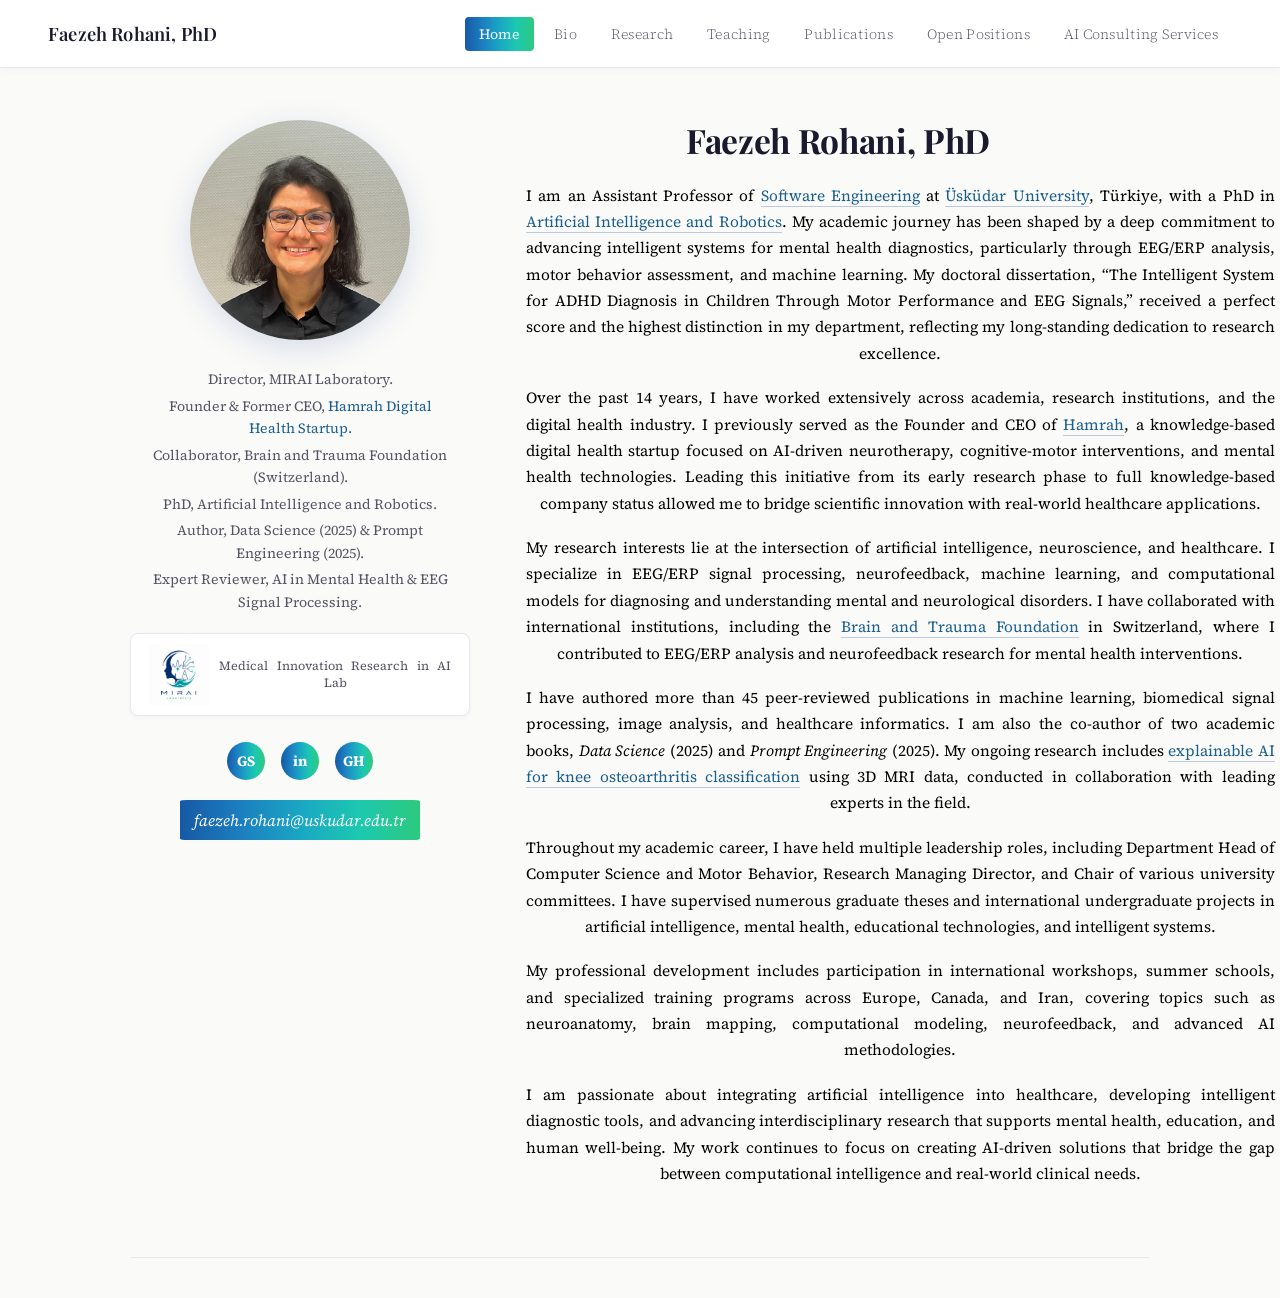
<file: index.html>
<!DOCTYPE html>
<html lang="en">
<head>
  <meta charset="UTF-8">
  <meta name="viewport" content="width=device-width, initial-scale=1.0">
  <title>Faezeh Rohani, PhD</title>

  <!-- Google Fonts -->
  <link rel="preconnect" href="https://fonts.googleapis.com">
  <link rel="preconnect" href="https://fonts.gstatic.com" crossorigin>
  <link href="https://fonts.googleapis.com/css2?family=Playfair+Display:wght@400;600;700&family=Source+Serif+4:ital,wght@0,300;0,400;0,600;1,300&display=swap" rel="stylesheet">

  <!-- Stylesheet -->
  <link rel="stylesheet" href="home.css">
</head>
<body>

  <!-- ═══════════════════════════════════════════
       NAVIGATION
  ═══════════════════════════════════════════ -->
  <nav>
    <div class="nav-name">Faezeh Rohani, PhD</div>
    <ul class="nav-links">
      <li><a href="home.html"          class="active">Home</a></li>
      <li><a href="Bio.html"                         >Bio</a></li>
      <li><a href="research.html"                    >Research</a></li>
      <li><a href="teaching.html"                    >Teaching</a></li>
      <li><a href="publication.html"                >Publications</a></li>
      <li><a href="openPosition.html"                   >Open Positions</a></li>
      <li><a href="AI.html"                  >AI Consulting Services</a></li>
    </ul>
  </nav>


  <!-- ═══════════════════════════════════════════
       PROFILE SECTION
  ═══════════════════════════════════════════ -->
  <div class="container" id="home">
    <div class="profile-grid">

      <!-- ─── Left Sidebar ─── -->
      <aside class="sidebar">

        <!-- Profile Photo -->
        <div class="profile-photo-wrap">
          <img src="images/faezeh-rohani.jpg" alt="Faezeh Rohani, PhD">
        </div>

        <!-- Roles -->
        <div class="sidebar-roles">
           <p>Director, MIRAI Laboratory.</a></p>
          <p>Founder & Former CEO, <a href="#">Hamrah Digital Health Startup.</a></p>
          <p>Collaborator, Brain and Trauma Foundation (Switzerland).</p>
          <p>PhD, Artificial Intelligence and Robotics.</p>
          <p>Author, Data Science (2025) & Prompt Engineering (2025).</p>
          <p>Expert Reviewer, AI in Mental Health & EEG Signal Processing.</p>
        </div>

        <!-- Award Badges -->
        <div class="award-badge">
          <img src="images/logo_mirai.png" width="20%" alt="image for logo_mirai">
          <span class="badge-text">Medical Innovation Research
in AI Lab</span>
        </div>

        <!-- <div class="award-badge">
          <span class="badge-logo siim">SiiM</span>
          <span class="badge-text">Imaging Informatics Innovator Award 2021 Recipient</span>
        </div>  -->

        <!-- Contact -->
        <!-- <div class="sidebar-contact">
          <p>tafti[dot]ahmad[at]pitt.edu</p>
          <p>tafti[at]ieee.org</p>
        </div> -->

        <!-- Social Icons -->
        <div class="social-icons">
          <a href="https://scholar.google.com/citations?user=1BLypHQAAAAJ&hl=en&oi=ao" title="Google Scholar">GS</a>
          <a href="https://www.linkedin.com/in/faezeh-r-17a0375a/" title="LinkedIn">in</a>
          <a href="https://github.com/Faezeh-Rohani-AI" title="GitHub">GH</a>
          
        </div>
<a href="mailto:your.email@uskudar.edu.tr" class="icon-link">
<i class="fas fa-envelope">faezeh.rohani@uskudar.edu.tr</i>
</a>

<style>
.icon-link {
    display: inline-block;
    width: 240px;      
    height: 40px;
    margin-top: 20px;
    line-height: 40px;
    background: linear-gradient(90deg, #1659a4 0%, #1c7ec0 25%, #1aa6c4 50%, #1cc9b0 75%, #2ec97e 100%);; 
    color: white;     
    border-radius: 3%; 
    text-align: center;
    text-decoration: none;
    transition:all 0.3s;

}

.icon-link:hover {
    background-color: #003366; 
}
</style>
      </aside><!-- /sidebar -->


      <!-- ─── Main Content ─── -->
      <main class="profile-content" id="bio">

        <h1 class="profile-name">Faezeh Rohani, PhD</h1>

         <p>
                    I am an Assistant Professor of <a href="#dept">Software Engineering</a> at
                    <a href="https://uskudar.edu.tr/en" target="_blank" rel="noopener">&Uuml;sk&uuml;dar University</a>,
                    T&uuml;rkiye, with a PhD in <a href="#ai-robotics">Artificial Intelligence and Robotics</a>.
                    My academic journey has been shaped by a deep commitment to advancing intelligent systems for
                    mental health diagnostics, particularly through EEG/ERP analysis, motor behavior assessment, and
                    machine learning. My doctoral dissertation, &ldquo;The Intelligent System for ADHD Diagnosis in
                    Children Through Motor Performance and EEG Signals,&rdquo; received a perfect score and the highest
                    distinction in my department, reflecting my long-standing dedication to research excellence.
                </p>

                <p>
                    Over the past 14 years, I have worked extensively across academia, research institutions, and the
                    digital health industry. I previously served as the Founder and CEO of
                    <a href="#hamrah">Hamrah</a>, a knowledge-based digital health startup focused on AI-driven
                    neurotherapy, cognitive-motor interventions, and mental health technologies. Leading this initiative
                    from its early research phase to full knowledge-based company status allowed me to bridge scientific
                    innovation with real-world healthcare applications.
                </p>

                <p>
                    My research interests lie at the intersection of artificial intelligence, neuroscience, and
                    healthcare. I specialize in EEG/ERP signal processing, neurofeedback, machine learning, and
                    computational models for diagnosing and understanding mental and neurological disorders. I have
                    collaborated with international institutions, including the
                    <a href="#brain-trauma">Brain and Trauma Foundation</a> in Switzerland, where I contributed to
                    EEG/ERP analysis and neurofeedback research for mental health interventions.
                </p>

                <p>
                    I have authored more than 45 peer-reviewed publications in machine learning, biomedical signal
                    processing, image analysis, and healthcare informatics. I am also the co-author of two academic
                    books, <em>Data Science</em> (2025) and <em>Prompt Engineering</em> (2025). My ongoing research
                    includes <a href="#xai-knee">explainable AI for knee osteoarthritis classification</a> using 3D MRI
                    data, conducted in collaboration with leading experts in the field.
                </p>

                <p>
                    Throughout my academic career, I have held multiple leadership roles, including Department Head of
                    Computer Science and Motor Behavior, Research Managing Director, and Chair of various university
                    committees. I have supervised numerous graduate theses and international undergraduate projects in
                    artificial intelligence, mental health, educational technologies, and intelligent systems.
                </p>

                <p>
                    My professional development includes participation in international workshops, summer schools, and
                    specialized training programs across Europe, Canada, and Iran, covering topics such as
                    neuroanatomy, brain mapping, computational modeling, neurofeedback, and advanced AI methodologies.
                </p>

                <p>
                    I am passionate about integrating artificial intelligence into healthcare, developing intelligent
                    diagnostic tools, and advancing interdisciplinary research that supports mental health, education,
                    and human well-being. My work continues to focus on creating AI-driven solutions that bridge the gap
                    between computational intelligence and real-world clinical needs.
                </p>

      </main><!-- /profile-content -->

    </div><!-- /profile-grid -->

    <hr class="section-divider">
  </div><!-- /container -->


  <!-- ═══════════════════════════════════════════
       NEWS SECTION
  ═══════════════════════════════════════════ -->
  <!-- <section class="news-section" id="research">

    <h2 class="section-title">News</h2> -->

    <!-- Recent News -->
    <!-- <ul class="news-list">
      <li>
        <span class="news-date">Feb. 2026:</span>
        <span class="news-text">
          Our KneeXNet-2.5D paper is out now at <a href="#">npj Health Systems</a>.
        </span>
      </li>
      <li>
        <span class="news-date">Jan. 2026:</span>
        <span class="news-text">
          I am honored to serve as a member at
          <a href="#">AMIA' Journals and Publications Committee</a>.
        </span>
      </li>
      <li>
        <span class="news-date">Jan. 2026:</span>
        <span class="news-text">
          Have two abstracts accepted at <a href="#">ISBI 2026</a>.
        </span>
      </li>
    </ul>

    Toggle Button
    <div class="news-toggle" id="toggleBtn">
      <span class="news-toggle-arrow">▶</span>
      Click here to see more news from 2022–2025!
    </div>

    Older News (hidden by default)
    <div id="old-news">
      <p class="year-heading">2022–2025</p>
      <ul class="news-list">
        <li>
          <span class="news-date">2025:</span>
          <span class="news-text">
            Additional news items from 2022–2025 would appear here.
          </span>
        </li>
      </ul>
    </div>

  <!-- </section>/news-section -->
 

  <!-- JavaScript (loaded last for performance) -->
  <script src="home.js"></script>

</body>
</html>
</file>
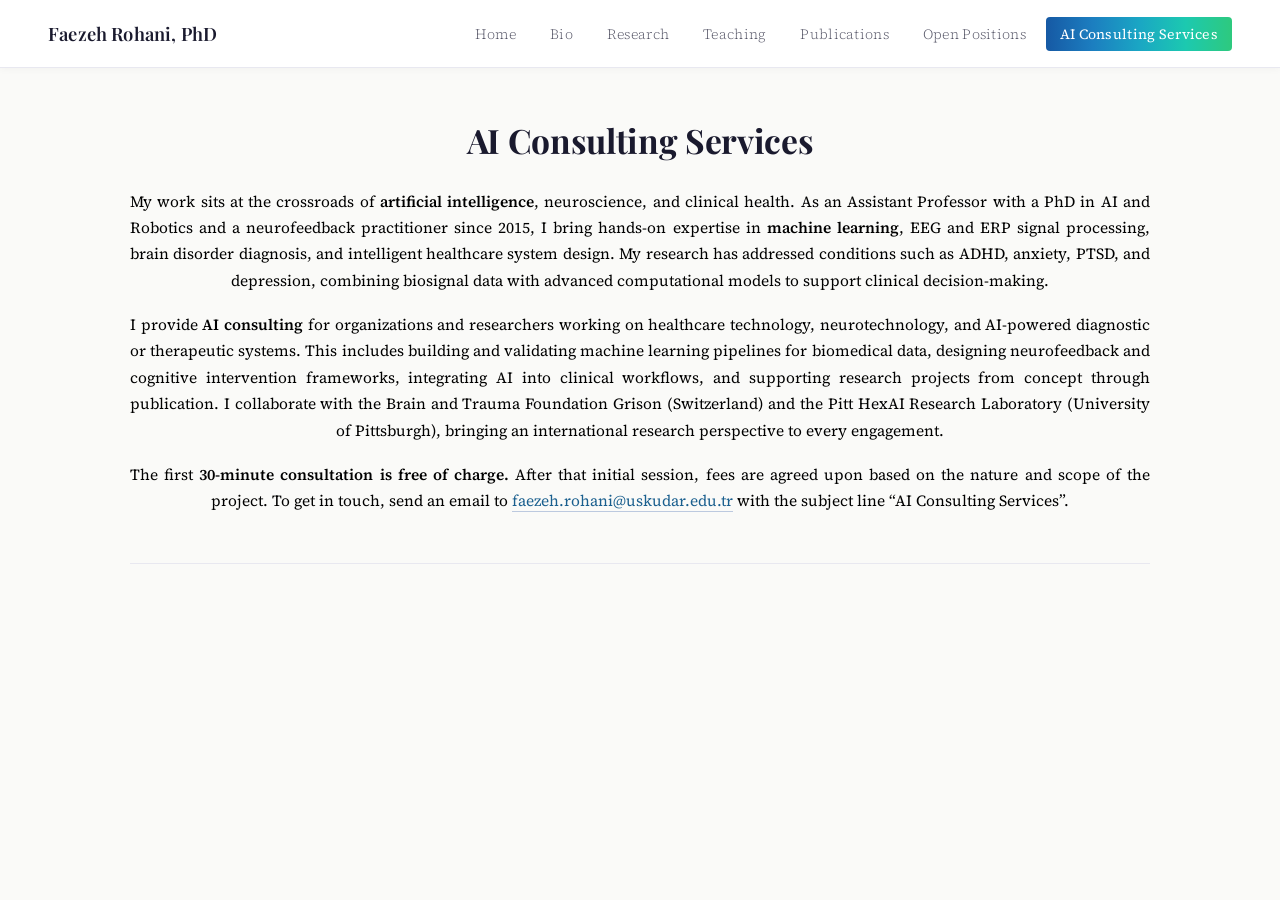
<file: AI.html>
<!DOCTYPE html>
<html lang="en">
<head>
  <meta charset="UTF-8">
  <meta name="viewport" content="width=device-width, initial-scale=1.0">
  <title>AI Consulting Services — Faezeh Rohani, PhD</title>

  <!-- Google Fonts -->
  <link rel="preconnect" href="https://fonts.googleapis.com">
  <link rel="preconnect" href="https://fonts.gstatic.com" crossorigin>
  <link href="https://fonts.googleapis.com/css2?family=Playfair+Display:wght@400;600;700&family=Source+Serif+4:ital,wght@0,300;0,400;0,600;1,300&display=swap" rel="stylesheet">

  <!-- Stylesheet -->
  <link rel="stylesheet" href="AI.css">
</head>
<body>

  <!-- ═══════════════════════════════════════════
       NAVIGATION
  ═══════════════════════════════════════════ -->
  <nav>
    <div class="nav-name">Faezeh Rohani, PhD</div>
    <ul class="nav-links">
      <li><a href="index.html"          >Home</a></li>
      <li><a href="Bio.html"                         >Bio</a></li>
      <li><a href="research.html"                    >Research</a></li>
      <li><a href="teaching.html"                    >Teaching</a></li>
      <li><a href="publication.html"                >Publications</a></li>
      <li><a href="openPosition.html"                   >Open Positions</a></li>
      <li><a href="AI.html"              class="active"    >AI Consulting Services</a></li>
    </ul>
  </nav>


  <!-- ═══════════════════════════════════════════
       MAIN CONTENT
  ═══════════════════════════════════════════ -->
  <div class="page-wrapper">

    <main class="consulting-content">

      <h1 class="consulting-heading">AI Consulting Services</h1>

      <p class="consulting-text">
        My work sits at the crossroads of <strong>artificial intelligence</strong>, neuroscience,
        and clinical health. As an Assistant Professor with a PhD in AI and Robotics and a
        neurofeedback practitioner since 2015, I bring hands-on expertise in <strong>machine learning</strong>,
        EEG and ERP signal processing, brain disorder diagnosis, and intelligent healthcare system
        design. My research has addressed conditions such as ADHD, anxiety, PTSD, and depression,
        combining biosignal data with advanced computational models to support clinical decision-making.
      </p>

      <p class="consulting-text">
        I provide <strong>AI consulting</strong> for organizations and researchers working on
        healthcare technology, neurotechnology, and AI-powered diagnostic or therapeutic systems.
        This includes building and validating machine learning pipelines for biomedical data,
        designing neurofeedback and cognitive intervention frameworks, integrating AI into
        clinical workflows, and supporting research projects from concept through publication.
        I collaborate with the Brain and Trauma Foundation Grison (Switzerland) and the
        Pitt HexAI Research Laboratory (University of Pittsburgh), bringing an international
        research perspective to every engagement.
      </p>

      <p class="consulting-text">
        The first <strong>30-minute consultation is free of charge.</strong> After that initial
        session, fees are agreed upon based on the nature and scope of the project.
        To get in touch, send an email to
        <a href="mailto:faezeh.rohani@uskudar.edu.tr">faezeh.rohani@uskudar.edu.tr</a>
        with the subject line &ldquo;AI Consulting Services&rdquo;.
      </p>

      <hr class="section-divider">

  

    </main>

  </div><!-- /page-wrapper -->

  <script src="AI.js"></script>

</body>
</html>
</file>
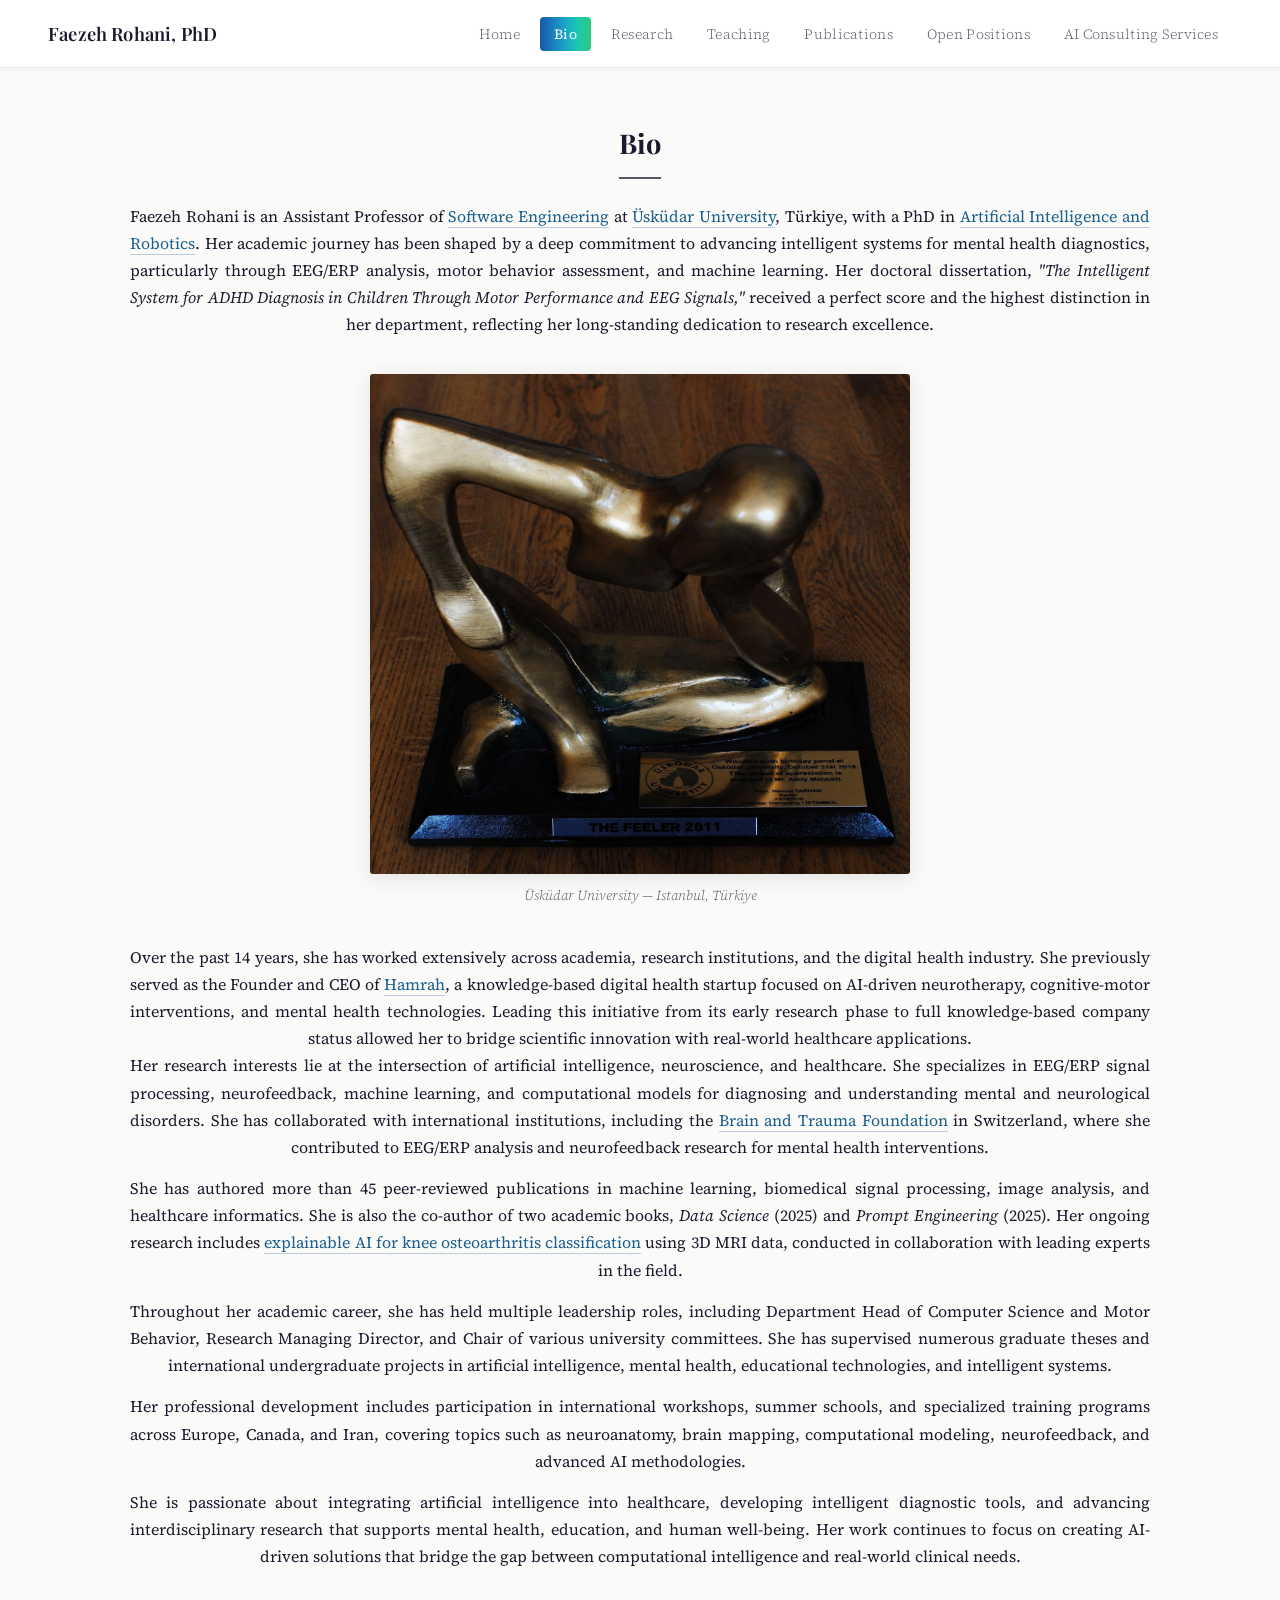
<file: Bio.html>
<!DOCTYPE html>
<html lang="en">
<head>
  <meta charset="UTF-8">
  <meta name="viewport" content="width=device-width, initial-scale=1.0">
  <title>Faezeh Rohani, PhD — Bio</title>

  <!-- Same Google Fonts as home.html -->
  <link rel="preconnect" href="https://fonts.googleapis.com">
  <link rel="preconnect" href="https://fonts.gstatic.com" crossorigin>
  <link href="https://fonts.googleapis.com/css2?family=Playfair+Display:wght@400;600;700&family=Source+Serif+4:ital,wght@0,300;0,400;0,600;1,300&display=swap" rel="stylesheet">

  <!-- Stylesheet -->
  <link rel="stylesheet" href="Bio.css">
</head>
<body>

  <!-- ═══════════════════════════════════════
       NAVIGATION  — identical markup to home
  ═══════════════════════════════════════ -->
  <nav>
    <div class="nav-name">Faezeh Rohani, PhD</div>
    <ul class="nav-links">
      <li><a href="index.html"          >Home</a></li>
      <li><a href="Bio.html"                class="active"         >Bio</a></li>
      <li><a href="research.html"                    >Research</a></li>
      <li><a href="teaching.html"                    >Teaching</a></li>
      <li><a href="publication.html"                >Publications</a></li>
      <li><a href="openPosition.html"                   >Open Positions</a></li>
      <li><a href="AI.html"                  >AI Consulting Services</a></li>
    </ul>
  </nav>


  <!-- ═══════════════════════════════════
       BIO CONTENT
  ═══════════════════════════════════ -->
  <main class="page-wrapper">

    <h2 class="bio-heading">Bio</h2>

    <p class="bio-text">
      Faezeh Rohani is an Assistant Professor of
      <a href="home.html#dept">Software Engineering</a> at
      <a href="https://uskudar.edu.tr/en" target="_blank" rel="noopener">Üsküdar University</a>,
      Türkiye, with a PhD in
      <a href="home.html#ai-robotics">Artificial Intelligence and Robotics</a>.
      Her academic journey has been shaped by a deep commitment to advancing intelligent systems
      for mental health diagnostics, particularly through EEG/ERP analysis, motor behavior
      assessment, and machine learning. Her doctoral dissertation,
      <em>"The Intelligent System for ADHD Diagnosis in Children Through Motor Performance and
      EEG Signals,"</em> received a perfect score and the highest distinction in her department,
      reflecting her long-standing dedication to research excellence.
    </p>

    <!-- Image 1 -->
    <div class="bio-image-block">
    <img src="images\WhatsApp Image 2026-05-28 at 1.47.18 PM.jpeg" alt="the feller 2011">
      <p class="bio-image-caption">Üsküdar University — Istanbul, Türkiye</p>
    </div>

    <p class="bio-text">
      Over the past 14 years, she has worked extensively across academia, research institutions,
      and the digital health industry. She previously served as the Founder and CEO of
      <a href="home.html#hamrah">Hamrah</a>, a knowledge-based digital health startup focused on
      AI-driven neurotherapy, cognitive-motor interventions, and mental health technologies.
      Leading this initiative from its early research phase to full knowledge-based company status
      allowed her to bridge scientific innovation with real-world healthcare applications.
    </p>

    <p class="bio-text">
      Her research interests lie at the intersection of artificial intelligence, neuroscience, and
      healthcare. She specializes in EEG/ERP signal processing, neurofeedback, machine learning,
      and computational models for diagnosing and understanding mental and neurological disorders.
      She has collaborated with international institutions, including the
      <a href="home.html#brain-trauma">Brain and Trauma Foundation</a> in Switzerland, where she
      contributed to EEG/ERP analysis and neurofeedback research for mental health interventions.
    </p>
<hr class="hrr" style="border: none;">
   

    <p class="bio-text">
      She has authored more than 45 peer-reviewed publications in machine learning, biomedical
      signal processing, image analysis, and healthcare informatics. She is also the co-author
      of two academic books, <em>Data Science</em> (2025) and <em>Prompt Engineering</em> (2025).
      Her ongoing research includes
      <a href="home.html#xai-knee">explainable AI for knee osteoarthritis classification</a>
      using 3D MRI data, conducted in collaboration with leading experts in the field.
    </p>
<hr class="hrr" style="border: none;">

    <p class="bio-text">
      Throughout her academic career, she has held multiple leadership roles, including Department
      Head of Computer Science and Motor Behavior, Research Managing Director, and Chair of various
      university committees. She has supervised numerous graduate theses and international
      undergraduate projects in artificial intelligence, mental health, educational technologies,
      and intelligent systems.
    </p>
<hr class="hrr" style="border: none;">

    <p class="bio-text">
      Her professional development includes participation in international workshops, summer
      schools, and specialized training programs across Europe, Canada, and Iran, covering topics
      such as neuroanatomy, brain mapping, computational modeling, neurofeedback, and advanced
      AI methodologies.
    </p>
<hr class="hrr" style="border: none;">

    <p class="bio-text">
      She is passionate about integrating artificial intelligence into healthcare, developing
      intelligent diagnostic tools, and advancing interdisciplinary research that supports mental
      health, education, and human well-being. Her work continues to focus on creating AI-driven
      solutions that bridge the gap between computational intelligence and real-world clinical needs.
    </p>

  </main>


  <!-- ═══════════════════════════════════
       FOOTER — identical to home
  ═══════════════════════════════════ -->
  <!-- <footer>
    &copy; 2026 Faezeh Rohani, PhD &mdash; Üsküdar University, Türkiye
  </footer> -->

  <script src="Bio.js"></script>

</body>
</html>
</file>
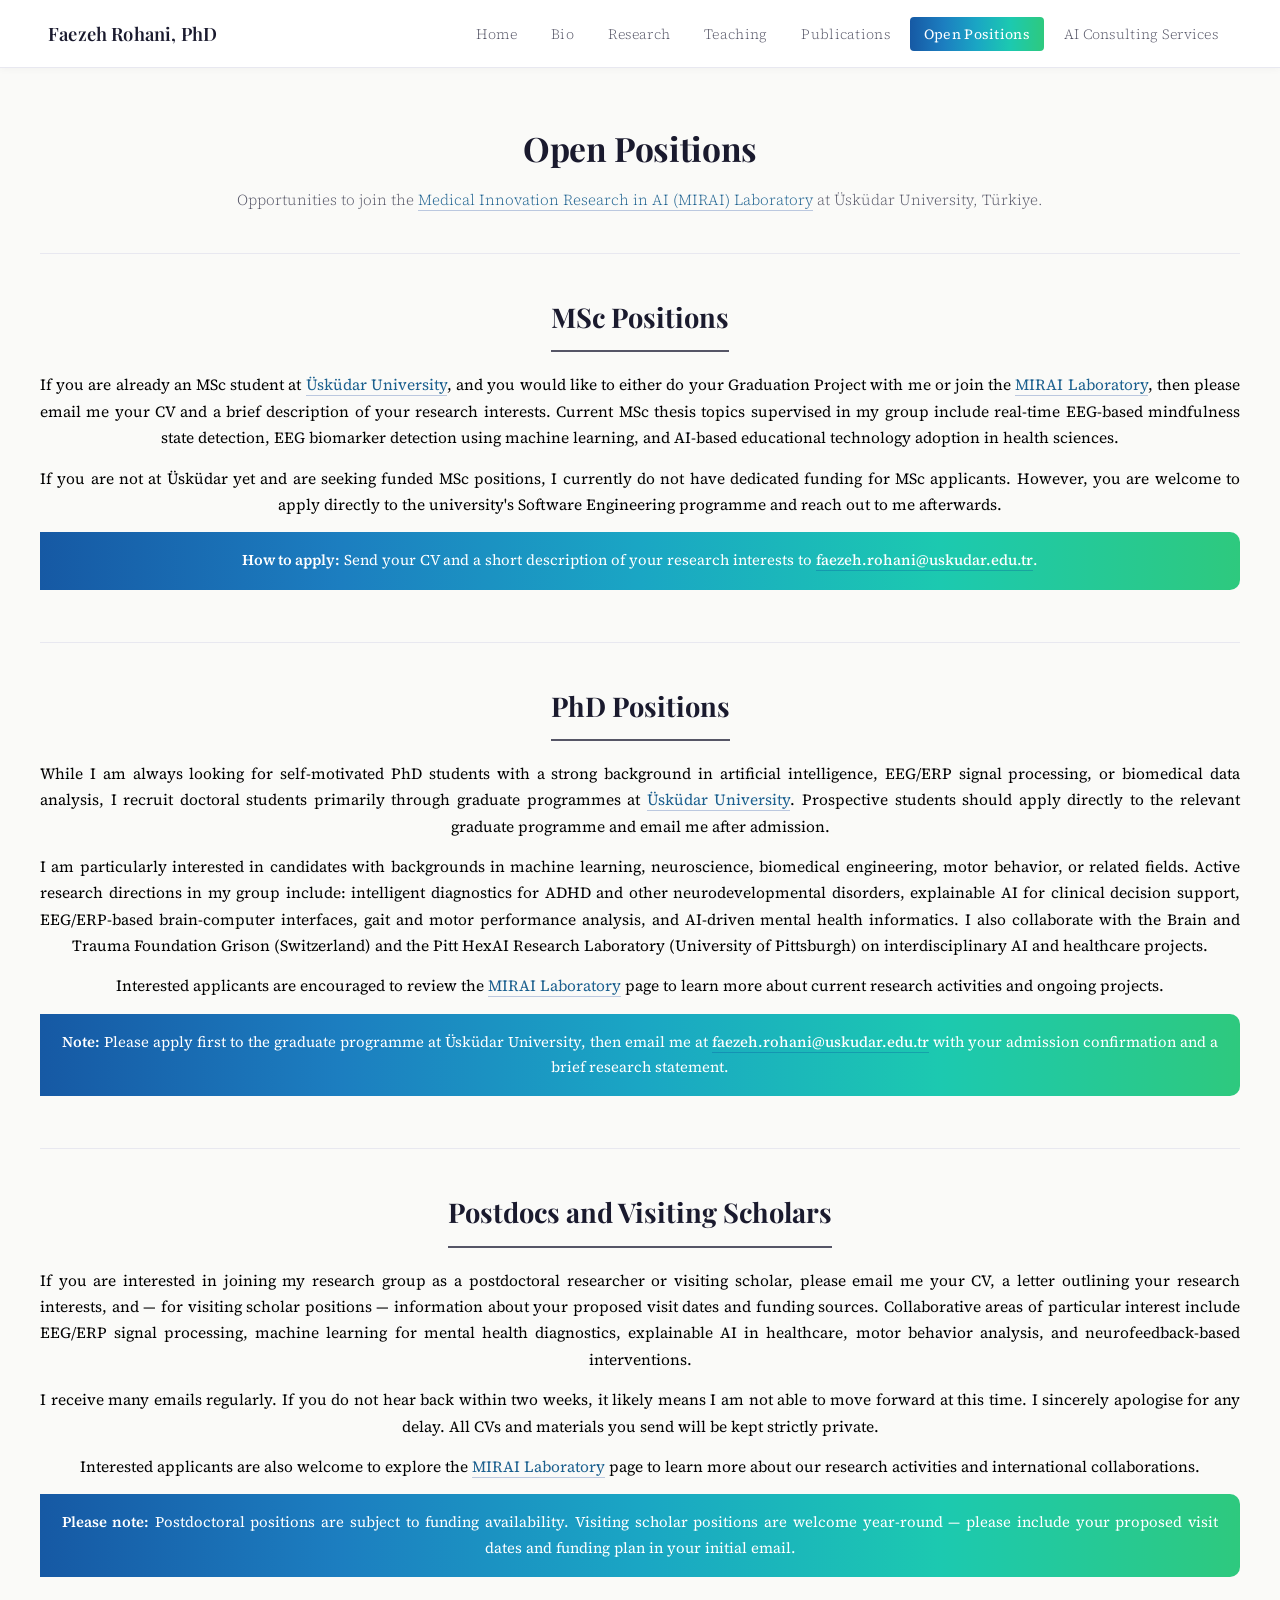
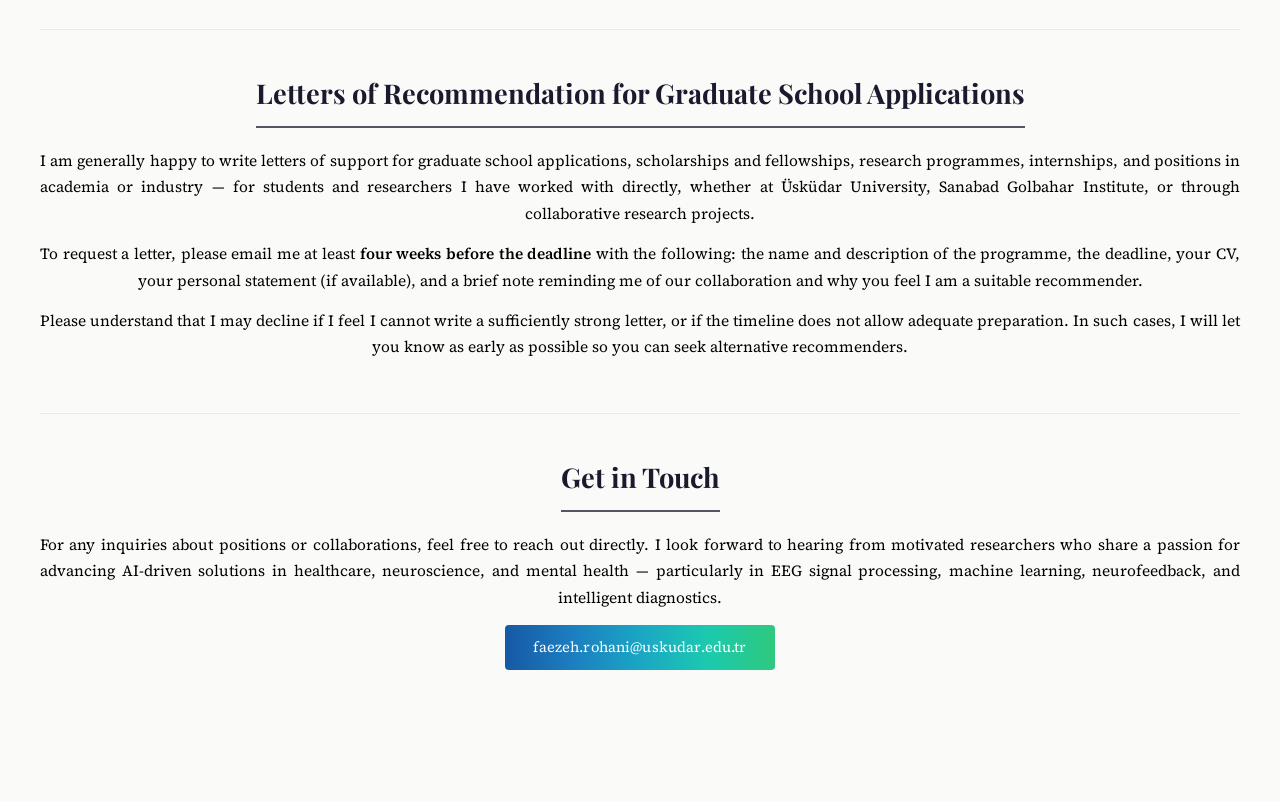
<file: openPosition.html>
<!DOCTYPE html>
<html lang="en">
<head>
  <meta charset="UTF-8">
  <meta name="viewport" content="width=device-width, initial-scale=1.0">
  <title>Open Positions — Faezeh Rohani, PhD</title>

  <!-- Google Fonts -->
  <link rel="preconnect" href="https://fonts.googleapis.com">
  <link rel="preconnect" href="https://fonts.gstatic.com" crossorigin>
  <link href="https://fonts.googleapis.com/css2?family=Playfair+Display:wght@400;600;700&family=Source+Serif+4:ital,wght@0,300;0,400;0,600;1,300&display=swap" rel="stylesheet">

  <link rel="stylesheet" href="openPosition.css">
</head>
<body>

  <!-- ═══════════════════════════════════════════
       NAVIGATION
  ═══════════════════════════════════════════ -->
  <nav>
    <a href="index.html" class="nav-name">Faezeh Rohani, PhD</a>
    <ul class="nav-links">
      <li><a href="index.html"          >Home</a></li>
      <li><a href="Bio.html"                         >Bio</a></li>
      <li><a href="research.html"                    >Research</a></li>
      <li><a href="teaching.html"                    >Teaching</a></li>
      <li><a href="publication.html"                >Publications</a></li>
      <li><a href="openPosition.html"   class="active"                >Open Positions</a></li>
      <li><a href="AI.html"                  >AI Consulting Services</a></li>
    </ul>
  </nav>


  <!-- ═══════════════════════════════════════════
       MAIN CONTENT
  ═══════════════════════════════════════════ -->
  <div class="page-wrapper">

    <h1 class="page-heading">Open Positions</h1>
    <p class="page-subline">
      Opportunities to join the <a href="https://faezeh-rohani-ai.github.io/MIRAI-Lab/about.html">Medical Innovation Research in AI (MIRAI) Laboratory</a>
      at Üsküdar University, Türkiye.
    </p>

    <hr class="section-divider top-divider">

    <!-- ─── MSc Positions ─── -->
    <section class="position-block" id="msc">
      <h2 class="section-title">MSc Positions</h2>

      <p>
        If you are already an MSc student at
        <a href="https://uskudar.edu.tr/en" target="_blank" rel="noopener">Üsküdar University</a>,
        and you would like to either do your Graduation Project with me or join the
        <a href="https://faezeh-rohani-ai.github.io/MIRAI-Lab/about.html">MIRAI Laboratory</a>,
        then please email me your CV and a brief description of your research interests.
        Current MSc thesis topics supervised in my group include real-time EEG-based mindfulness
        state detection, EEG biomarker detection using machine learning, and AI-based educational
        technology adoption in health sciences.
      </p>

      <p>
        If you are not at Üsküdar yet and are seeking funded MSc positions, I currently do not have
        dedicated funding for MSc applicants. However, you are welcome to apply directly to the
        university's Software Engineering programme and reach out to me afterwards.
      </p>

      <div class="info-card">
        <strong>How to apply:</strong> Send your CV and a short description of your research interests
        to <a href="mailto:faezeh.rohani@uskudar.edu.tr">faezeh.rohani@uskudar.edu.tr</a>.
      </div>
    </section>

    <hr class="section-divider">

    <!-- ─── PhD Positions ─── -->
    <section class="position-block" id="phd">
      <h2 class="section-title">PhD Positions</h2>

      <p>
        While I am always looking for self-motivated PhD students with a strong background in
        artificial intelligence, EEG/ERP signal processing, or biomedical data analysis, I recruit
        doctoral students primarily through graduate programmes at
        <a href="https://uskudar.edu.tr/en" target="_blank" rel="noopener">Üsküdar University</a>.
        Prospective students should apply directly to the relevant graduate programme and email me
        after admission.
      </p>

      <p>
        I am particularly interested in candidates with backgrounds in machine learning, neuroscience,
        biomedical engineering, motor behavior, or related fields. Active research directions in my
        group include: intelligent diagnostics for ADHD and other neurodevelopmental disorders,
        explainable AI for clinical decision support, EEG/ERP-based brain-computer interfaces,
        gait and motor performance analysis, and AI-driven mental health informatics. I also
        collaborate with the Brain and Trauma Foundation Grison (Switzerland) and the Pitt HexAI
        Research Laboratory (University of Pittsburgh) on interdisciplinary AI and healthcare projects.
      </p>

      <p>
        Interested applicants are encouraged to review the
        <a href="https://faezeh-rohani-ai.github.io/MIRAI-Lab/about.html">MIRAI Laboratory</a>
        page to learn more about current research activities and ongoing projects.
      </p>

      <div class="info-card">
        <strong>Note:</strong> Please apply first to the graduate programme at Üsküdar University,
        then email me at <a href="mailto:faezeh.rohani@uskudar.edu.tr">faezeh.rohani@uskudar.edu.tr</a>
        with your admission confirmation and a brief research statement.
      </div>
    </section>

    <hr class="section-divider">

    <!-- ─── Postdocs and Visiting Scholars ─── -->
    <section class="position-block" id="postdoc">
      <h2 class="section-title">Postdocs and Visiting Scholars</h2>

      <p>
        If you are interested in joining my research group as a postdoctoral researcher or visiting
        scholar, please email me your CV, a letter outlining your research interests, and — for
        visiting scholar positions — information about your proposed visit dates and funding sources.
        Collaborative areas of particular interest include EEG/ERP signal processing, machine
        learning for mental health diagnostics, explainable AI in healthcare, motor behavior
        analysis, and neurofeedback-based interventions.
      </p>

      <p>
        I receive many emails regularly. If you do not hear back within two weeks, it likely means
        I am not able to move forward at this time. I sincerely apologise for any delay. All CVs
        and materials you send will be kept strictly private.
      </p>

      <p>
        Interested applicants are also welcome to explore the
        <a href="https://faezeh-rohani-ai.github.io/MIRAI-Lab/about.html">MIRAI Laboratory</a>
        page to learn more about our research activities and international collaborations.
      </p>

      <div class="info-card warning">
        <strong>Please note:</strong> Postdoctoral positions are subject to funding availability.
        Visiting scholar positions are welcome year-round — please include your proposed visit dates
        and funding plan in your initial email.
      </div>
    </section>

    <hr class="section-divider">

    <!-- ─── Letters of Recommendation ─── -->
    <section class="position-block" id="letters">
      <h2 class="section-title">Letters of Recommendation for Graduate School Applications</h2>

      <p>
        I am generally happy to write letters of support for graduate school applications,
        scholarships and fellowships, research programmes, internships, and positions in academia
        or industry — for students and researchers I have worked with directly, whether at
        Üsküdar University, Sanabad Golbahar Institute, or through collaborative research projects.
      </p>

      <p>
        To request a letter, please email me at least <strong>four weeks before the deadline</strong>
        with the following: the name and description of the programme, the deadline, your CV, your
        personal statement (if available), and a brief note reminding me of our collaboration and
        why you feel I am a suitable recommender.
      </p>

      <p>
        Please understand that I may decline if I feel I cannot write a sufficiently strong letter,
        or if the timeline does not allow adequate preparation. In such cases, I will let you know
        as early as possible so you can seek alternative recommenders.
      </p>
    </section>

    <hr class="section-divider">

    <!-- ─── Contact CTA ─── -->
    <section class="position-block" id="contact">
      <h2 class="section-title">Get in Touch</h2>
      <p>
        For any inquiries about positions or collaborations, feel free to reach out directly.
        I look forward to hearing from motivated researchers who share a passion for advancing
        AI-driven solutions in healthcare, neuroscience, and mental health — particularly in
        EEG signal processing, machine learning, neurofeedback, and intelligent diagnostics.
      </p>
      <p class="cta-wrap">
        <a href="mailto:faezeh.rohani@uskudar.edu.tr" class="cta-btn">
          faezeh.rohani@uskudar.edu.tr
        </a>
      </p>
    </section>

  </div><!-- /page-wrapper -->


</body>
</html>
</file>
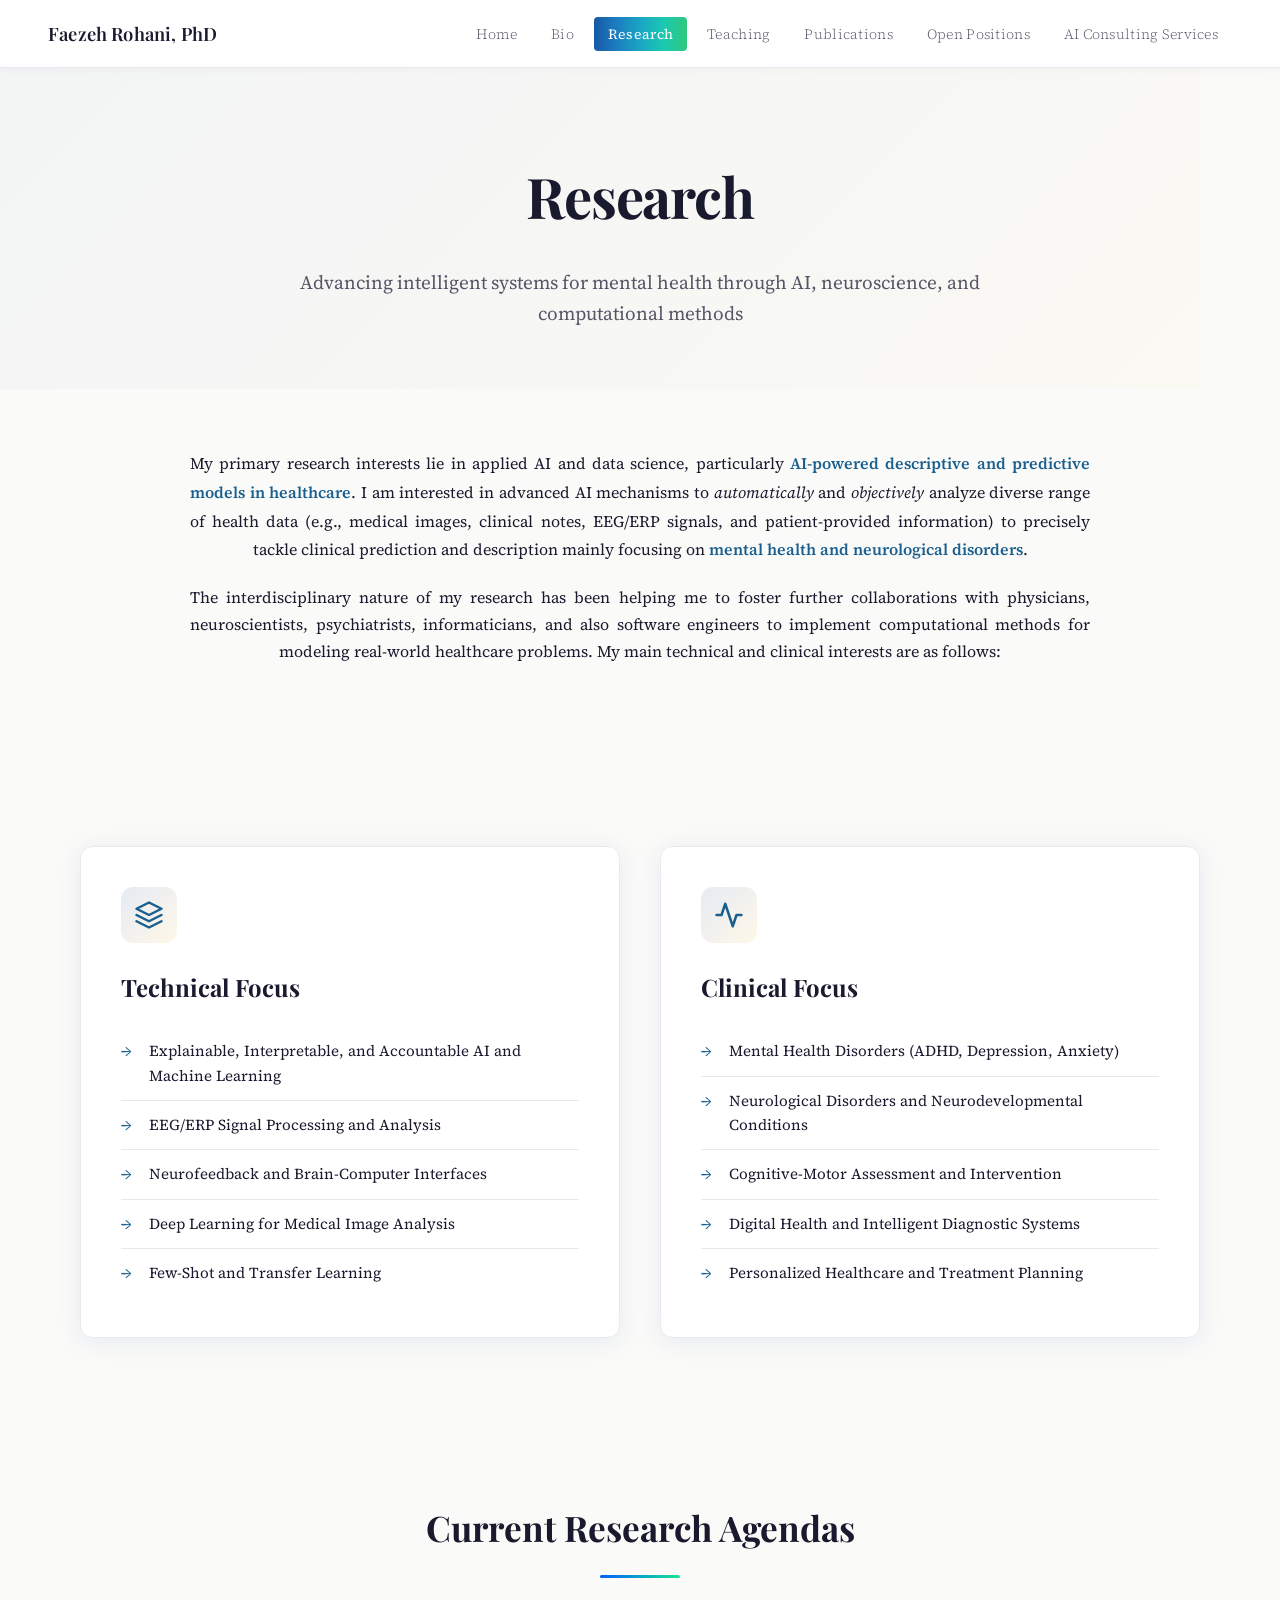
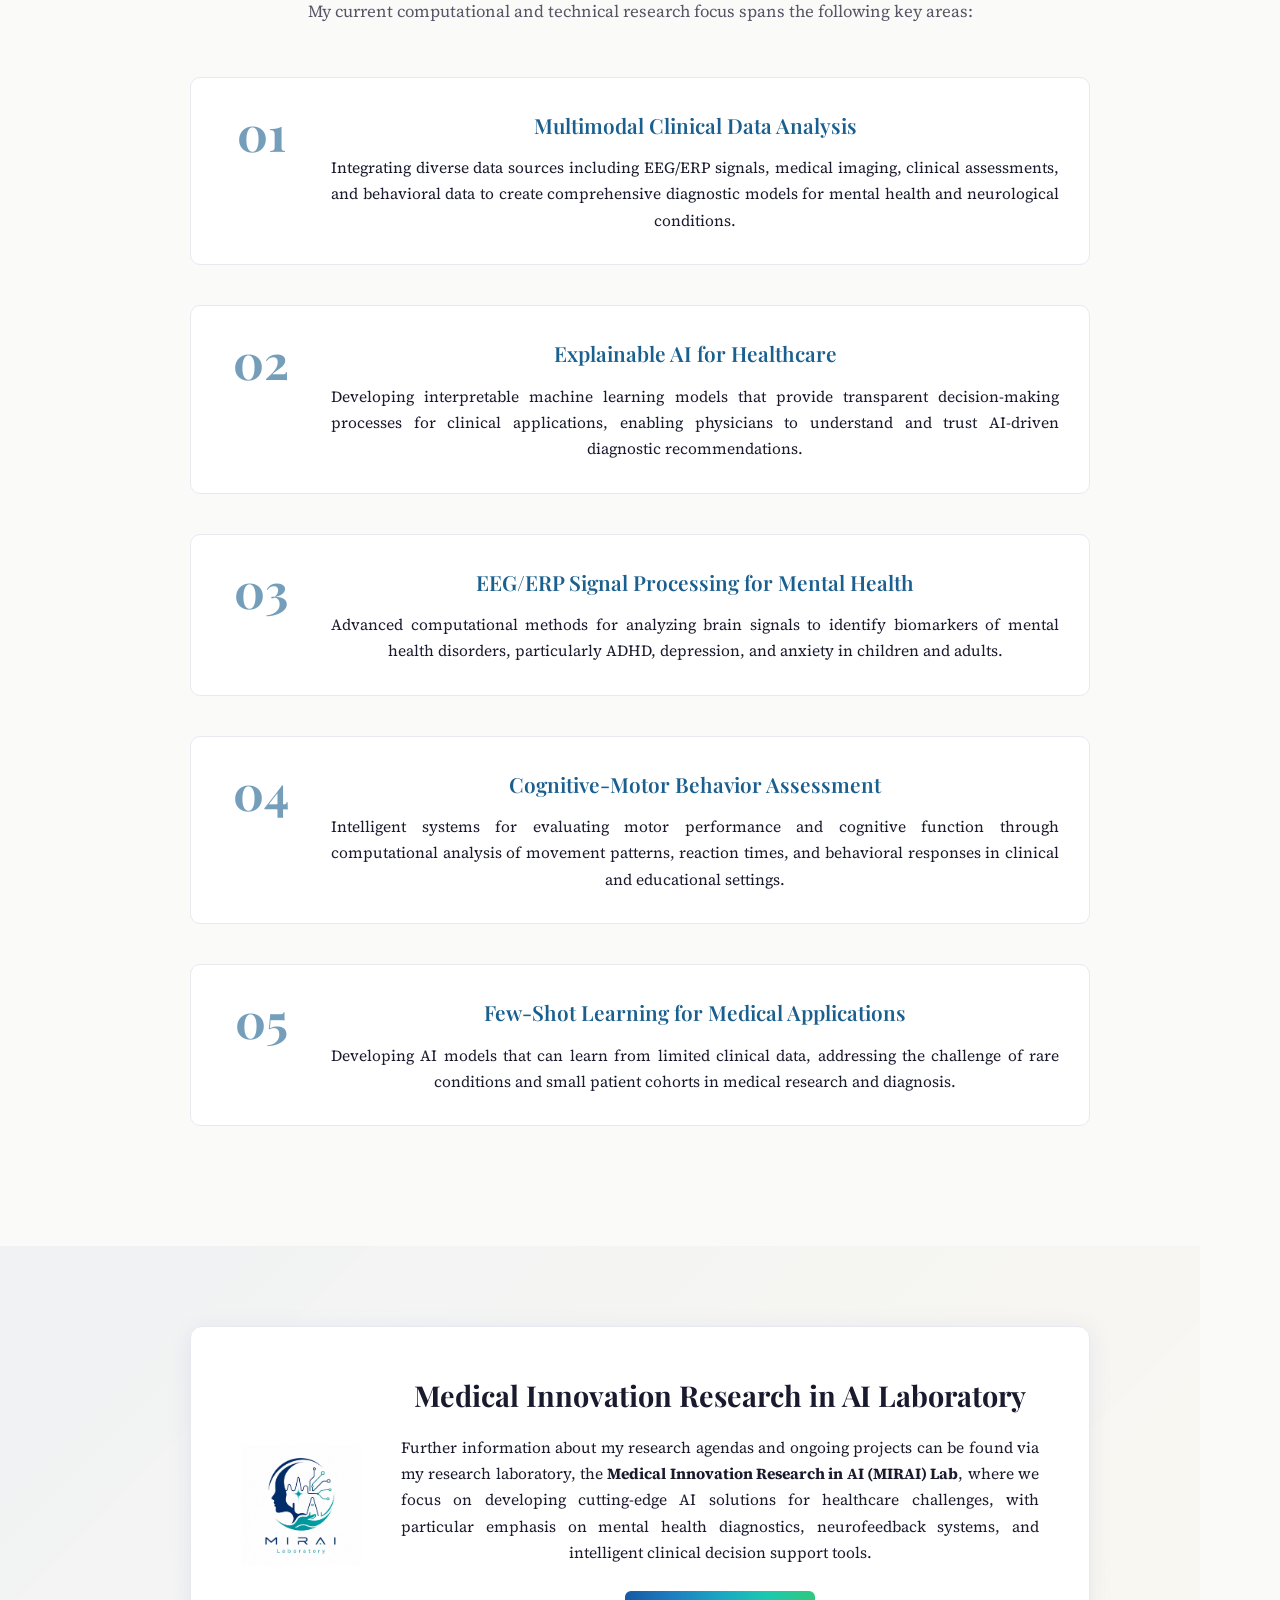
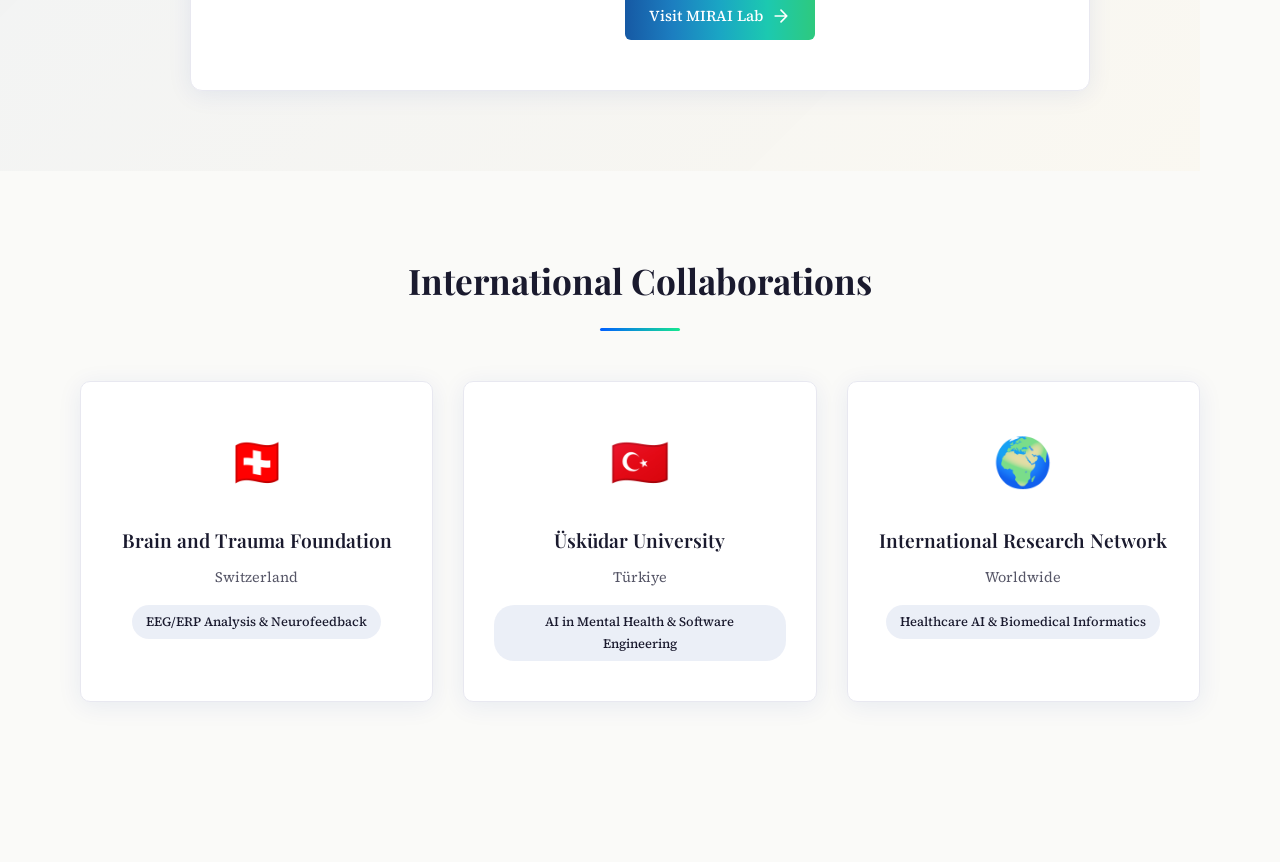
<file: research.html>
<!DOCTYPE html>
<html lang="en">
<head>
  <meta charset="UTF-8">
  <meta name="viewport" content="width=device-width, initial-scale=1.0">
  <title>Research — Faezeh Rohani, PhD</title>

  <!-- Google Fonts -->
  <link rel="preconnect" href="https://fonts.googleapis.com">
  <link rel="preconnect" href="https://fonts.gstatic.com" crossorigin>
  <link href="https://fonts.googleapis.com/css2?family=Playfair+Display:wght@400;600;700&family=Source+Serif+4:ital,wght@0,300;0,400;0,600;1,300&display=swap" rel="stylesheet">

  <!-- Stylesheet -->
  <link rel="stylesheet" href="research.css">
</head>
<body>

  <!-- ═══════════════════════════════════════════
       NAVIGATION
  ═══════════════════════════════════════════ -->
  <nav>
    <div class="nav-name">Faezeh Rohani, PhD</div>
    <ul class="nav-links">
      <li><a href="index.html"          >Home</a></li>
      <li><a href="Bio.html"                         >Bio</a></li>
      <li><a href="research.html"          class="active"          >Research</a></li>
      <li><a href="teaching.html"                    >Teaching</a></li>
      <li><a href="publication.html"                >Publications</a></li>
      <li><a href="openPosition.html"                   >Open Positions</a></li>
      <li><a href="AI.html"                  >AI Consulting Services</a></li>
    </ul>
  </nav>


  <!-- ═══════════════════════════════════════════
       RESEARCH PAGE CONTENT
  ═══════════════════════════════════════════ -->
  <div class="research-container">
    
    <!-- Hero Section -->
    <section class="research-hero">
      <h1 class="research-title">Research</h1>
      <p class="research-subtitle">
        Advancing intelligent systems for mental health through AI, neuroscience, and computational methods
      </p>
    </section>

    <!-- Research Overview -->
    <section class="research-overview">
      <div class="overview-content">
        <p class="lead-text">
          My primary research interests lie in applied AI and data science, particularly 
          <strong>AI-powered descriptive and predictive models in healthcare</strong>. I am interested 
          in advanced AI mechanisms to <em>automatically</em> and <em>objectively</em> analyze diverse 
          range of health data (e.g., medical images, clinical notes, EEG/ERP signals, and patient-provided 
          information) to precisely tackle clinical prediction and description mainly focusing on 
          <strong>mental health and neurological disorders</strong>.
        </p>

        <p>
          The interdisciplinary nature of my research has been helping me to foster further collaborations 
          with physicians, neuroscientists, psychiatrists, informaticians, and also software engineers to 
          implement computational methods for modeling real-world healthcare problems. My main technical 
          and clinical interests are as follows:
        </p>
      </div>
    </section>

    <!-- Research Focus Areas -->
    <section class="focus-areas">
      <div class="focus-grid">
        
        <div class="focus-card technical">
          <div class="focus-icon">
            <svg viewBox="0 0 24 24" fill="none" xmlns="http://www.w3.org/2000/svg">
              <path d="M12 2L2 7L12 12L22 7L12 2Z" stroke="currentColor" stroke-width="2" stroke-linecap="round" stroke-linejoin="round"/>
              <path d="M2 17L12 22L22 17" stroke="currentColor" stroke-width="2" stroke-linecap="round" stroke-linejoin="round"/>
              <path d="M2 12L12 17L22 12" stroke="currentColor" stroke-width="2" stroke-linecap="round" stroke-linejoin="round"/>
            </svg>
          </div>
          <h3>Technical Focus</h3>
          <ul>
            <li>Explainable, Interpretable, and Accountable AI and Machine Learning</li>
            <li>EEG/ERP Signal Processing and Analysis</li>
            <li>Neurofeedback and Brain-Computer Interfaces</li>
            <li>Deep Learning for Medical Image Analysis</li>
            <li>Few-Shot and Transfer Learning</li>
          </ul>
        </div>

        <div class="focus-card clinical">
          <div class="focus-icon">
            <svg viewBox="0 0 24 24" fill="none" xmlns="http://www.w3.org/2000/svg">
              <path d="M22 12H18L15 21L9 3L6 12H2" stroke="currentColor" stroke-width="2" stroke-linecap="round" stroke-linejoin="round"/>
            </svg>
          </div>
          <h3>Clinical Focus</h3>
          <ul>
            <li>Mental Health Disorders (ADHD, Depression, Anxiety)</li>
            <li>Neurological Disorders and Neurodevelopmental Conditions</li>
            <li>Cognitive-Motor Assessment and Intervention</li>
            <li>Digital Health and Intelligent Diagnostic Systems</li>
            <li>Personalized Healthcare and Treatment Planning</li>
          </ul>
        </div>

      </div>
    </section>

    <!-- Current Research Agendas -->
    <section class="research-agendas">
      <h2 class="section-heading">Current Research Agendas</h2>
      <p class="agendas-intro">
        My current computational and technical research focus spans the following key areas:
      </p>

      <div class="agendas-list">
        <div class="agenda-item" data-index="1">
          <div class="agenda-number">01</div>
          <div class="agenda-content">
            <h4>Multimodal Clinical Data Analysis</h4>
            <p>
              Integrating diverse data sources including EEG/ERP signals, medical imaging, 
              clinical assessments, and behavioral data to create comprehensive diagnostic 
              models for mental health and neurological conditions.
            </p>
          </div>
        </div>

        <div class="agenda-item" data-index="2">
          <div class="agenda-number">02</div>
          <div class="agenda-content">
            <h4>Explainable AI for Healthcare</h4>
            <p>
              Developing interpretable machine learning models that provide transparent 
              decision-making processes for clinical applications, enabling physicians 
              to understand and trust AI-driven diagnostic recommendations.
            </p>
          </div>
        </div>

        <div class="agenda-item" data-index="3">
          <div class="agenda-number">03</div>
          <div class="agenda-content">
            <h4>EEG/ERP Signal Processing for Mental Health</h4>
            <p>
              Advanced computational methods for analyzing brain signals to identify 
              biomarkers of mental health disorders, particularly ADHD, depression, 
              and anxiety in children and adults.
            </p>
          </div>
        </div>

        <div class="agenda-item" data-index="4">
          <div class="agenda-number">04</div>
          <div class="agenda-content">
            <h4>Cognitive-Motor Behavior Assessment</h4>
            <p>
              Intelligent systems for evaluating motor performance and cognitive function 
              through computational analysis of movement patterns, reaction times, and 
              behavioral responses in clinical and educational settings.
            </p>
          </div>
        </div>

        <div class="agenda-item" data-index="5">
          <div class="agenda-number">05</div>
          <div class="agenda-content">
            <h4>Few-Shot Learning for Medical Applications</h4>
            <p>
              Developing AI models that can learn from limited clinical data, addressing 
              the challenge of rare conditions and small patient cohorts in medical 
              research and diagnosis.
            </p>
          </div>
        </div>
      </div>
    </section>

    <!-- Research Laboratory -->
    <section class="research-lab">
      <div class="lab-content">
        <div class="lab-badge">
          <img src="images/logo_mirai.png" alt="MIRAI Lab Logo" class="lab-logo">
        </div>
        <div class="lab-info">
          <h2>Medical Innovation Research in AI Laboratory</h2>
          <p>
            Further information about my research agendas and ongoing projects can be found 
            via my research laboratory, the <strong>Medical Innovation Research in AI (MIRAI) Lab</strong>, 
            where we focus on developing cutting-edge AI solutions for healthcare challenges, 
            with particular emphasis on mental health diagnostics, neurofeedback systems, and 
            intelligent clinical decision support tools.
          </p>
          <a href="https://faezeh-rohani-ai.github.io/MIRAI-Lab/index.html#home" target="_blank" class="lab-link">
            Visit MIRAI Lab
            <svg viewBox="0 0 24 24" fill="none" xmlns="http://www.w3.org/2000/svg">
              <path d="M5 12H19M19 12L12 5M19 12L12 19" stroke="currentColor" stroke-width="2" stroke-linecap="round" stroke-linejoin="round"/>
            </svg>
          </a>
        </div>
      </div>
    </section>

    <!-- Collaborations -->
    <section class="collaborations">
      <h2 class="section-heading">International Collaborations</h2>
      <div class="collab-grid">
        <div class="collab-card">
          <div class="collab-icon">🇨🇭</div>
          <h4>Brain and Trauma Foundation</h4>
          <p>Switzerland</p>
          <span class="collab-focus">EEG/ERP Analysis & Neurofeedback</span>
        </div>

        <div class="collab-card">
          <div class="collab-icon">🇹🇷</div>
          <h4>Üsküdar University</h4>
          <p>Türkiye</p>
          <span class="collab-focus">AI in Mental Health & Software Engineering</span>
        </div>

        <div class="collab-card">
          <div class="collab-icon">🌍</div>
          <h4>International Research Network</h4>
          <p>Worldwide</p>
          <span class="collab-focus">Healthcare AI & Biomedical Informatics</span>
        </div>
      </div>
    </section>

  </div><!-- /research-container -->

 

</body>
</html>
</file>
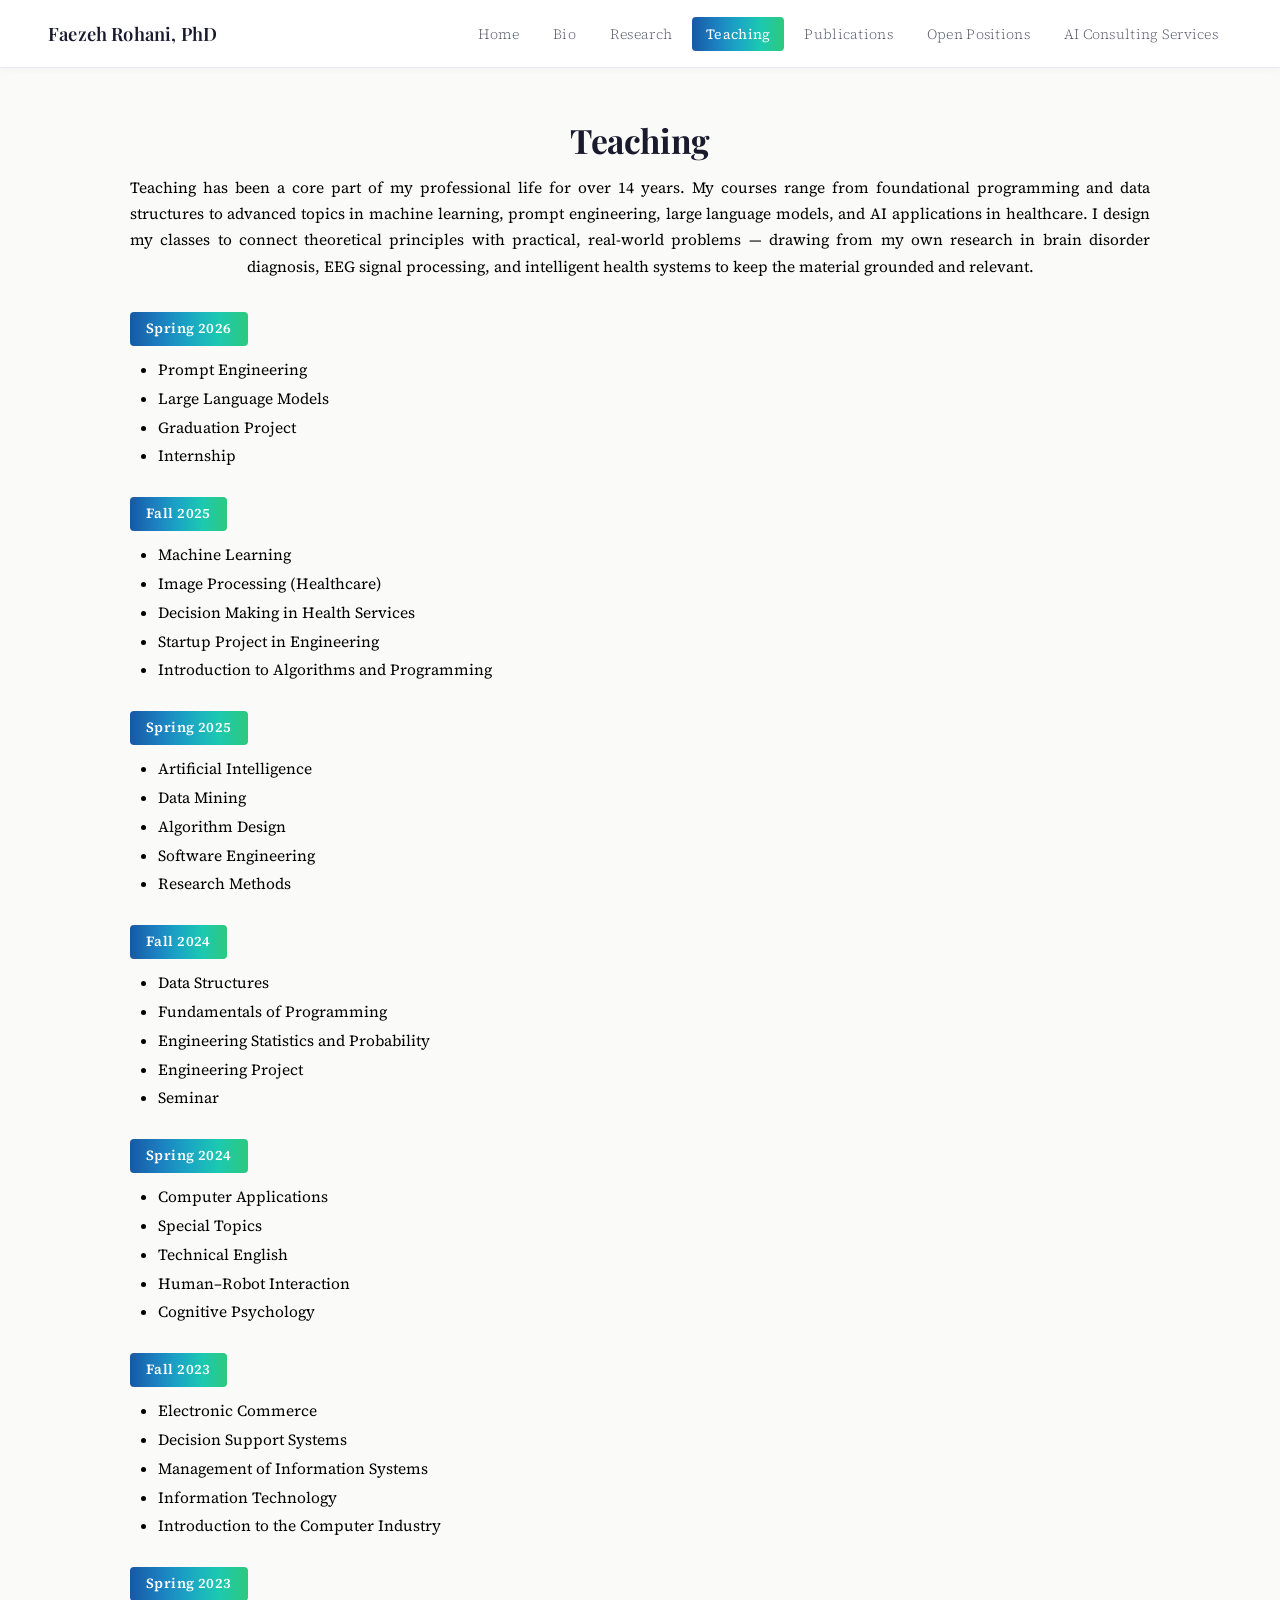
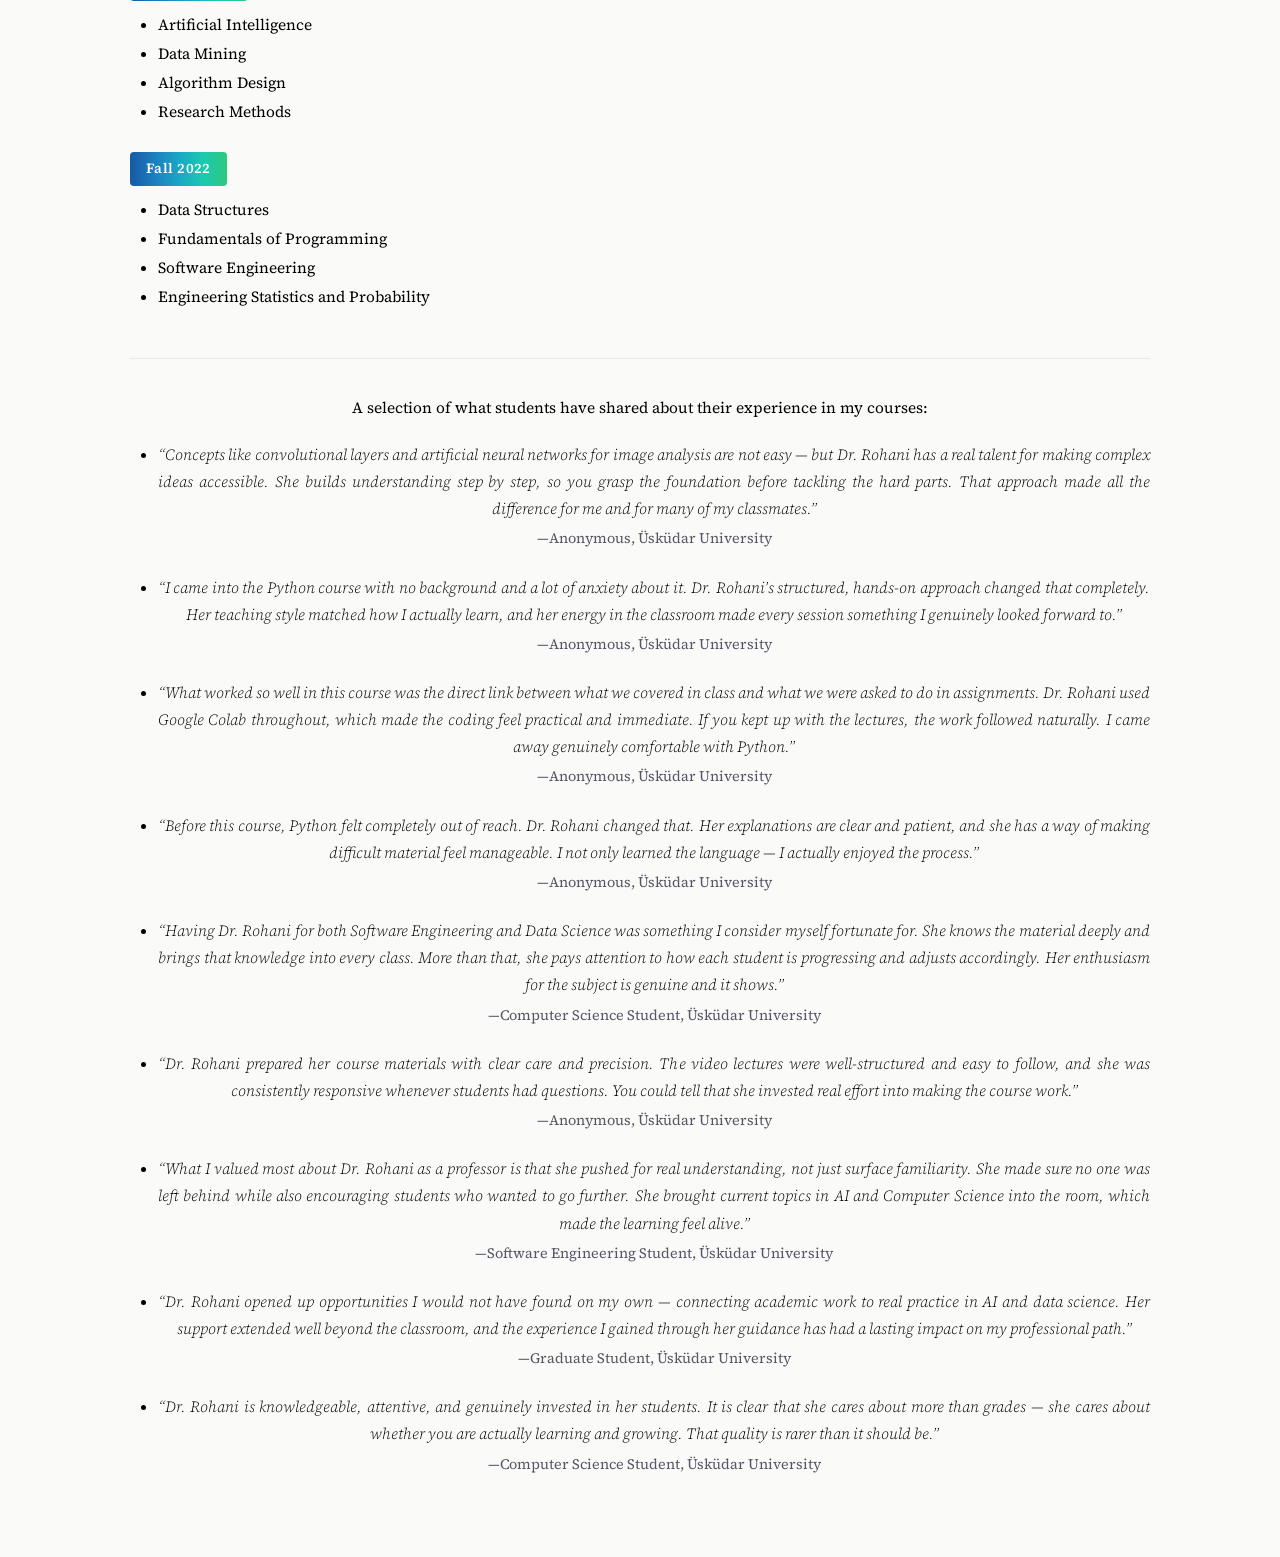
<file: teaching.html>
<!DOCTYPE html>
<html lang="en">
<head>
  <meta charset="UTF-8">
  <meta name="viewport" content="width=device-width, initial-scale=1.0">
  <title>Teaching — Faezeh Rohani, PhD</title>

  <!-- Google Fonts -->
  <link rel="preconnect" href="https://fonts.googleapis.com">
  <link rel="preconnect" href="https://fonts.gstatic.com" crossorigin>
  <link href="https://fonts.googleapis.com/css2?family=Playfair+Display:wght@400;600;700&family=Source+Serif+4:ital,wght@0,300;0,400;0,600;1,300&display=swap" rel="stylesheet">

  <!-- Stylesheet -->
  <link rel="stylesheet" href="teaching.css">
</head>
<body>

  <!-- ═══════════════════════════════════════════
       NAVIGATION
  ═══════════════════════════════════════════ -->
  <nav>
    <div class="nav-name">Faezeh Rohani, PhD</div>
    <ul class="nav-links">
      <li><a href="index.html"         >Home</a></li>
      <li><a href="Bio.html"                         >Bio</a></li>
      <li><a href="research.html"                    >Research</a></li>
      <li><a href="teaching.html"      class="active"               >Teaching</a></li>
      <li><a href="publication.html"                >Publications</a></li>
      <li><a href="openPosition.html"                   >Open Positions</a></li>
      <li><a href="AI.html"                  >AI Consulting Services</a></li>
    </ul>
  </nav>


  <!-- ═══════════════════════════════════════════
       MAIN CONTENT
  ═══════════════════════════════════════════ -->
  <div class="page-wrapper">
    <main class="teaching-content">

      <h1 class="teaching-heading">Teaching</h1>

      <p class="teaching-intro">
        Teaching has been a core part of my professional life for over 14 years. My courses
        range from foundational programming and data structures to advanced topics in machine
        learning, prompt engineering, large language models, and AI applications in healthcare.
        I design my classes to connect theoretical principles with practical, real-world problems
        &mdash; drawing from my own research in brain disorder diagnosis, EEG signal processing,
        and intelligent health systems to keep the material grounded and relevant.
      </p>

      <!-- ── Spring 2026 ── -->
      <div class="semester-block">
        <span class="semester-badge">Spring 2026</span>
        <ul class="course-list">
          <li>Prompt Engineering</li>
          <li>Large Language Models</li>
          <li>Graduation Project</li>
          <li>Internship</li>
        </ul>
      </div>

      <!-- ── Fall 2025 ── -->
      <div class="semester-block">
        <span class="semester-badge">Fall 2025</span>
        <ul class="course-list">
          <li>Machine Learning</li>
          <li>Image Processing (Healthcare)</li>
          <li>Decision Making in Health Services</li>
          <li>Startup Project in Engineering</li>
          <li>Introduction to Algorithms and Programming</li>
        </ul>
      </div>

      <!-- ── Spring 2025 ── -->
      <div class="semester-block">
        <span class="semester-badge">Spring 2025</span>
        <ul class="course-list">
          <li>Artificial Intelligence</li>
          <li>Data Mining</li>
          <li>Algorithm Design</li>
          <li>Software Engineering</li>
          <li>Research Methods</li>
        </ul>
      </div>

      <!-- ── Fall 2024 ── -->
      <div class="semester-block">
        <span class="semester-badge">Fall 2024</span>
        <ul class="course-list">
          <li>Data Structures</li>
          <li>Fundamentals of Programming</li>
          <li>Engineering Statistics and Probability</li>
          <li>Engineering Project</li>
          <li>Seminar</li>
        </ul>
      </div>

      <!-- ── Spring 2024 ── -->
      <div class="semester-block">
        <span class="semester-badge">Spring 2024</span>
        <ul class="course-list">
          <li>Computer Applications</li>
          <li>Special Topics</li>
          <li>Technical English</li>
          <li>Human–Robot Interaction</li>
          <li>Cognitive Psychology</li>
        </ul>
      </div>

      <!-- ── Fall 2023 ── -->
      <div class="semester-block">
        <span class="semester-badge">Fall 2023</span>
        <ul class="course-list">
          <li>Electronic Commerce</li>
          <li>Decision Support Systems</li>
          <li>Management of Information Systems</li>
          <li>Information Technology</li>
          <li>Introduction to the Computer Industry</li>
        </ul>
      </div>

      <!-- ── Spring 2023 ── -->
      <div class="semester-block">
        <span class="semester-badge">Spring 2023</span>
        <ul class="course-list">
          <li>Artificial Intelligence</li>
          <li>Data Mining</li>
          <li>Algorithm Design</li>
          <li>Research Methods</li>
        </ul>
      </div>

      <!-- ── Fall 2022 ── -->
      <div class="semester-block">
        <span class="semester-badge">Fall 2022</span>
        <ul class="course-list">
          <li>Data Structures</li>
          <li>Fundamentals of Programming</li>
          <li>Software Engineering</li>
          <li>Engineering Statistics and Probability</li>
        </ul>
      </div>

      <hr class="section-divider">

      <!-- ── Student Testimonials ── -->
      <p class="testimonials-intro">
        A selection of what students have shared about their experience in my courses:
      </p>

      <ul class="testimonials-list">
        <li>
          <em>&ldquo;Concepts like convolutional layers and artificial neural networks for image analysis
          are not easy &mdash; but Dr. Rohani has a real talent for making complex ideas accessible.
          She builds understanding step by step, so you grasp the foundation before tackling the hard parts.
          That approach made all the difference for me and for many of my classmates.&rdquo;</em>
          <span class="testimonial-attr">&mdash;Anonymous, Üsküdar University</span>
        </li>
        <li>
          <em>&ldquo;I came into the Python course with no background and a lot of anxiety about it.
          Dr. Rohani&rsquo;s structured, hands-on approach changed that completely. Her teaching style
          matched how I actually learn, and her energy in the classroom made every session something
          I genuinely looked forward to.&rdquo;</em>
          <span class="testimonial-attr">&mdash;Anonymous, Üsküdar University</span>
        </li>
        <li>
          <em>&ldquo;What worked so well in this course was the direct link between what we covered
          in class and what we were asked to do in assignments. Dr. Rohani used Google Colab throughout,
          which made the coding feel practical and immediate. If you kept up with the lectures, the
          work followed naturally. I came away genuinely comfortable with Python.&rdquo;</em>
          <span class="testimonial-attr">&mdash;Anonymous, Üsküdar University</span>
        </li>
        <li>
          <em>&ldquo;Before this course, Python felt completely out of reach. Dr. Rohani changed
          that. Her explanations are clear and patient, and she has a way of making difficult
          material feel manageable. I not only learned the language &mdash; I actually enjoyed
          the process.&rdquo;</em>
          <span class="testimonial-attr">&mdash;Anonymous, Üsküdar University</span>
        </li>
        <li>
          <em>&ldquo;Having Dr. Rohani for both Software Engineering and Data Science was something
          I consider myself fortunate for. She knows the material deeply and brings that knowledge
          into every class. More than that, she pays attention to how each student is progressing
          and adjusts accordingly. Her enthusiasm for the subject is genuine and it shows.&rdquo;</em>
          <span class="testimonial-attr">&mdash;Computer Science Student, Üsküdar University</span>
        </li>
        <li>
          <em>&ldquo;Dr. Rohani prepared her course materials with clear care and precision. The
          video lectures were well-structured and easy to follow, and she was consistently responsive
          whenever students had questions. You could tell that she invested real effort into making
          the course work.&rdquo;</em>
          <span class="testimonial-attr">&mdash;Anonymous, Üsküdar University</span>
        </li>
        <li>
          <em>&ldquo;What I valued most about Dr. Rohani as a professor is that she pushed for
          real understanding, not just surface familiarity. She made sure no one was left behind
          while also encouraging students who wanted to go further. She brought current topics in
          AI and Computer Science into the room, which made the learning feel alive.&rdquo;</em>
          <span class="testimonial-attr">&mdash;Software Engineering Student, Üsküdar University</span>
        </li>
        <li>
          <em>&ldquo;Dr. Rohani opened up opportunities I would not have found on my own &mdash;
          connecting academic work to real practice in AI and data science. Her support extended
          well beyond the classroom, and the experience I gained through her guidance has had a
          lasting impact on my professional path.&rdquo;</em>
          <span class="testimonial-attr">&mdash;Graduate Student, Üsküdar University</span>
        </li>
        <li>
          <em>&ldquo;Dr. Rohani is knowledgeable, attentive, and genuinely invested in her
          students. It is clear that she cares about more than grades &mdash; she cares about
          whether you are actually learning and growing. That quality is rarer than it should be.&rdquo;</em>
          <span class="testimonial-attr">&mdash;Computer Science Student, Üsküdar University</span>
        </li>
      </ul>

    </main>
  </div><!-- /page-wrapper -->

  <script src="teaching.js"></script>

</body>
</html>
</file>
<file: home.css>
:root {
  --primary:linear-gradient(90deg, #1659a4 0%, #1c7ec0 25%, #1aa6c4 50%, #1cc9b0 75%, #2ec97e 100%);;
  --accent: #FFB81C;
  --text: #1a1a2e;
  --muted: #555566;
  --bg: #fafaf8;
  --card-bg: #ffffff;
  --border: #e8e8f0;
  --link: #1a5f8e;
}

/* ── Reset ── */
* { margin: 0; padding: 0; box-sizing: border-box; }

body {
  font-family: 'Source Serif 4', Georgia, serif;
  background: var(--bg);
  color: var(--text);
  font-size: 16px;
  line-height: 1.7;
}

/* ── Navigation ── */
nav {
  display: flex;
  align-items: center;
  justify-content: space-between;
  padding: 18px 48px;
  background: #fff;
  border-bottom: 1px solid var(--border);
  position: sticky;
  top: 0;
  z-index: 100;
  box-shadow: 0 1px 8px rgba(0,0,0,0.04);
}

.nav-name {
  font-family: 'Playfair Display', serif;
  font-size: 1.15rem;
  font-weight: 600;
  color: var(--text);
  letter-spacing: 0.01em;
}

.nav-links {
  display: flex;
  gap: 6px;
  list-style: none;
  align-items: center;
}

.nav-links a {
  text-decoration: none;
  color: var(--muted);
  font-size: 0.88rem;
  padding: 7px 14px;
  border-radius: 4px;
  font-family: 'Source Serif 4', serif;
  font-weight: 300;
  letter-spacing: 0.02em;
  transition: all 0.2s;
}

.nav-links a:hover    { color: var(--primary); background: #f0f4ff; }
.nav-links a.active   { background: var(--primary); color: #fff; font-weight: 400; }

/* ── Page Container ── */
.container {
  max-width: 1100px;
  margin: 0 auto;
  padding: 52px 40px 0;
}

/* ── Profile Grid ── */
.profile-grid {
  text-align: justify;
  text-align-last: center;
  display: grid;
  grid-template-columns: 340px 1fr;
  gap: 56px;
  align-items: start;
}

/* ── Sidebar ── */
.sidebar {
  display: flex;
  flex-direction: column;
  align-items: center;
  gap: 0;
  animation: fadeInLeft 0.8s ease both;
}

@keyframes fadeInLeft {
  from { opacity: 0; transform: translateX(-24px); }
  to   { opacity: 1; transform: translateX(0); }
}

.profile-photo-wrap {
  width: 220px;
  height: 220px;
  border-radius: 50%;
  overflow: hidden;
  border: 4px solid var(--primary);
  box-shadow: 0 8px 32px rgba(0,53,148,0.15);
  margin-bottom: 28px;
  transition: box-shadow 0.3s;
}

.profile-photo-wrap:hover {
  box-shadow: 0 12px 40px rgba(0,53,148,0.25);
}

.profile-photo-wrap img {
  width: 100%;
  height: 100%;
  object-fit: cover;
  object-position: center top;
}

.sidebar-roles {
  text-align: center;
  width: 90%;
}

.sidebar-roles p {
  font-size: 0.88rem;
  color: var(--muted);
  line-height: 1.6;
  margin-bottom: 4px;
}

.sidebar-roles a {
  color: var(--link);
  text-decoration: none;
  font-weight: 400;
}

.sidebar-roles a:hover { text-decoration: underline; }

/* ── Award Badges ── */
.award-badge {
  display: flex;
  align-items: center;
  gap: 10px;
  margin: 16px 0 6px;
  padding: 10px 18px;
  background: #fff;
  border: 1px solid var(--border);
  border-radius: 8px;
  width: 100%;
  box-shadow: 0 1px 4px rgba(0,0,0,0.04);
}

.award-badge .badge-logo {
  font-size: 0.78rem;
  font-weight: 700;
  letter-spacing: 0.05em;
  color: #cc0000;
}

.award-badge .badge-logo.siim { color: #005a9c; }

.award-badge .badge-text {
  font-size: 0.78rem;
  color: var(--muted);
  line-height: 1.3;
}

/* ── Sidebar Contact ── */
.sidebar-contact {
  margin-top: 24px;
  text-align: center;
}

.sidebar-contact p {
  font-size: 0.82rem;
  color: var(--muted);
  line-height: 1.8;
  font-style: italic;
}

/* ── Social Icons ── */
.social-icons {
  display: flex;
  gap: 16px;
  margin-top: 20px;
  justify-content: center;
}

.social-icons a {
  display: flex;
  align-items: center;
  justify-content: center;
  width: 38px;
  height: 38px;
  border-radius: 50%;
  background: var(--primary);
  color: #fff;
  text-decoration: none;
  font-size: 0.9rem;
  font-weight: 700;
  transition: all 0.2s;
}

.social-icons a:hover {
  
  color: white;
  transform: translateY(-2px);
}

/* ── Main Profile Content ── */
.profile-content {
  animation: fadeInRight 0.8s ease both;
  animation-delay: 0.1s;
}

@keyframes fadeInRight {
  from { opacity: 0; transform: translateX(24px); }
  to   { opacity: 1; transform: translateX(0); }
}

.profile-name {
  font-family: 'Playfair Display', serif;
  font-size: 2.1rem;
  font-weight: 700;
  color: var(--text);
  margin-bottom: 22px;
  letter-spacing: -0.01em;
  line-height: 1.2;
}

.profile-content p {
  color: #000000;
  margin-bottom: 18px;
  font-size: 0.97rem;
  font-weight: 400;
  width: 120%;
  max-width: none;
}

.profile-content a {
  color: var(--link);
  text-decoration: none;
  border-bottom: 1px solid rgba(0,53,148,0.25);
  transition: border-color 0.2s;
}

.profile-content a:hover { border-bottom-color: var(--primary); }

/* ── Consulting Box ── */
.consult-box {
  margin-top: 24px;
  padding: 18px 24px;
  background: linear-gradient(135deg, #f0f4ff 0%, #fff8e8 100%);
  border-left: 3px solid var(--primary);
  border-radius: 0 8px 8px 0;
  font-size: 0.92rem;
  color: var(--text);
}

.consult-box strong { font-weight: 600; color: var(--primary); }
.consult-box a      { color: var(--primary); font-weight: 500; }

/* ── Section Divider ── */
.section-divider {
  border: none;
  border-top: 1px solid var(--border);
  margin: 52px 0 40px;
}

/* ── News Section ── */
.news-section {
  padding: 0 40px 60px;
  max-width: 1100px;
  margin: 0 auto;
  animation: fadeUp 0.9s ease both;
  animation-delay: 0.3s;
}

@keyframes fadeUp {
  from { opacity: 0; transform: translateY(20px); }
  to   { opacity: 1; transform: translateY(0); }
}

.section-title {
  font-family: 'Playfair Display', serif;
  font-size: 1.7rem;
  font-weight: 700;
  color: var(--text);
  margin-bottom: 24px;
  padding-bottom: 10px;
  border-bottom: 2px solid var(--accent);
  display: inline-block;
}

/* ── News List ── */
.news-list {
  list-style: none;
  display: flex;
  flex-direction: column;
  gap: 14px;
}

.news-list li {
  display: flex;
  gap: 14px;
  padding: 14px 18px;
  background: #fff;
  border: 1px solid var(--border);
  border-radius: 8px;
  align-items: flex-start;
  transition: box-shadow 0.2s, transform 0.2s;
}

.news-list li:hover {
  box-shadow: 0 4px 16px rgba(0,53,148,0.08);
  transform: translateX(4px);
}

.news-date {
  font-size: 0.82rem;
  font-weight: 600;
  color: var(--primary);
  white-space: nowrap;
  padding-top: 2px;
  min-width: 80px;
  font-family: 'Playfair Display', serif;
}

.news-text {
  font-size: 0.9rem;
  color: var(--muted);
  line-height: 1.6;
  font-weight: 300;
}

.news-text a {
  color: var(--link);
  text-decoration: none;
  border-bottom: 1px solid rgba(0,53,148,0.25);
}

.news-text a:hover { border-bottom-color: var(--primary); }

/* ── News Toggle Button ── */
.news-toggle {
  margin-top: 22px;
  display: flex;
  align-items: center;
  gap: 10px;
  cursor: pointer;
  font-size: 0.88rem;
  color: var(--muted);
  font-weight: 400;
  user-select: none;
  transition: color 0.2s;
}

.news-toggle:hover { color: var(--primary); }

.news-toggle-arrow {
  font-size: 0.75rem;
  transition: transform 0.3s;
}

.news-toggle.open .news-toggle-arrow { transform: rotate(90deg); }

/* ── Year Heading ── */
.year-heading {
  font-family: 'Playfair Display', serif;
  font-size: 2rem;
  font-weight: 700;
  color: var(--border);
  margin: 28px 0 18px;
  letter-spacing: -0.02em;
}

/* ── Old News Panel ── */
#old-news          { display: none; }
#old-news.visible  { display: block; }

/* ── Footer ── */
footer {
  background: var(--primary);
  color: rgba(255,255,255,0.7);
  text-align: center;
  padding: 24px;
  font-size: 0.8rem;
  margin-top: 40px;
}
</file>
<file: AI.css>
@import url('https://fonts.googleapis.com/css2?family=Playfair+Display:wght@400;600;700&family=Source+Serif+4:ital,wght@0,300;0,400;0,600;1,300&display=swap');

/* ── CSS Variables — identical to home & bio ── */
:root {
  --primary:   linear-gradient(90deg, #1659a4 0%, #1c7ec0 25%, #1aa6c4 50%, #1cc9b0 75%, #2ec97e 100%);;
  --accent:     #FFB81C;
  --text:       #1a1a2e;
  --muted:      #555566;
  --bg:         #fafaf8;
  --white:      #ffffff;
  --border:     #e8e8f0;
  --link:       #1a5f8e;
  --nav-height: 68px;
}

/* ── Reset ── */
*, *::before, *::after { margin: 0; padding: 0; box-sizing: border-box; }
html { scroll-behavior: smooth; }

body {
  font-family: 'Source Serif 4', Georgia, serif;
  background: var(--bg);
  color: var(--text);
  font-size: 16px;
  line-height: 1.7;
}

/* ══════════════════════════════════════
   NAVIGATION — exact copy from home
══════════════════════════════════════ */
nav {
  display: flex;
  align-items: center;
  justify-content: space-between;
  padding: 18px 48px;
  background: var(--white);
  border-bottom: 1px solid var(--border);
  position: sticky;
  top: 0;
  z-index: 100;
  box-shadow: 0 1px 8px rgba(0,0,0,0.04);
}

.nav-name {
  font-family: 'Playfair Display', serif;
  font-size: 1.15rem;
  font-weight: 600;
  color: var(--text);
  letter-spacing: 0.01em;
}

.nav-links {
  display: flex;
  gap: 6px;
  list-style: none;
  align-items: center;
}

.nav-links a {
  text-decoration: none;
  color: var(--muted);
  font-size: 0.88rem;
  padding: 7px 14px;
  border-radius: 4px;
  font-family: 'Source Serif 4', serif;
  font-weight: 300;
  letter-spacing: 0.02em;
  transition: all 0.2s;
}

.nav-links a:hover  { color: var(--primary); background: #f0f4ff; }
.nav-links a.active { background: var(--primary); color: var(--white); font-weight: 400; }

/* ══════════════════════════════════════
   PAGE CONTAINER — matches home .container / bio .page-wrapper
══════════════════════════════════════ */
.page-wrapper {
  text-align: justify;
  text-align-last: center;
  max-width: 1100px;
  margin: 0 auto;
  padding: 52px 40px 80px;
}

/* ══════════════════════════════════════
   CONSULTING CONTENT
══════════════════════════════════════ */
.consulting-content {
  animation: fadeUp 0.8s ease both;
}

@keyframes fadeUp {
  from { opacity: 0; transform: translateY(20px); }
  to   { opacity: 1; transform: translateY(0); }
}

/* ── Page Heading ── */
.consulting-heading {
  font-family: 'Playfair Display', serif;
  font-size: 2.1rem;
  font-weight: 700;
  color: var(--text);
  margin-bottom: 28px;
  letter-spacing: -0.01em;
  line-height: 1.2;
}

/* ── Body Paragraphs — matches home .profile-content p ── */
.consulting-text {
  color: #000000;
  margin-bottom: 18px;
  font-size: 0.97rem;
  font-weight: 400;
  line-height: 1.7;
}

.consulting-text strong {
  font-weight: 600;
}

.consulting-text a {
  color: var(--link);
  text-decoration: none;
  border-bottom: 1px solid rgba(0,53,148,0.25);
  transition: border-color 0.2s;
}

.consulting-text a:hover {
  border-bottom-color: var(--primary);
}

/* ── Section Divider — same as home & bio ── */
.section-divider {
  border: none;
  border-top: 1px solid var(--border);
  margin: 48px 0 36px;
}

/* ── Engagements Sub-heading ── */
.engagements-heading {
  font-family: 'Source Serif 4', serif;
  font-size: 1.05rem;
  font-weight: 600;
  color: var(--text);
  margin-bottom: 18px;
  letter-spacing: 0.01em;
}

/* ── Engagements List — matches original bullet list layout ── */
.engagements-list {
  list-style: none;
  display: flex;
  flex-direction: column;
  gap: 10px;
  padding-left: 4px;
}

.engagements-list li {
  display: flex;
  align-items: baseline;
  gap: 8px;
  font-size: 0.97rem;
}

/* Bullet dot simulation */
.engagements-list li::before {
  content: "•";
  color: var(--primary);
  font-size: 1.1rem;
  line-height: 1;
  flex-shrink: 0;
}

.engagement-year {
  font-weight: 600;
  color: var(--text);
  white-space: nowrap;
}

.engagement-name {
  color: var(--text);
}

.engagement-name a {
  color: var(--link);
  text-decoration: none;
  border-bottom: 1px solid rgba(0,53,148,0.25);
  transition: border-color 0.2s;
}

.engagement-name a:hover {
  border-bottom-color: var(--primary);
}

/* ══════════════════════════════════════
   ANIMATIONS — staggered fade-in like home & bio
══════════════════════════════════════ */
.consulting-heading              { animation: fadeUp 0.7s ease both; }
.consulting-text                 { animation: fadeUp 0.7s ease both; }
.consulting-text:nth-of-type(2)  { animation-delay: 0.08s; }
.consulting-text:nth-of-type(3)  { animation-delay: 0.16s; }
.section-divider                 { animation: fadeUp 0.7s ease both; animation-delay: 0.20s; }
.engagements-heading             { animation: fadeUp 0.7s ease both; animation-delay: 0.26s; }
.engagements-list                { animation: fadeUp 0.7s ease both; animation-delay: 0.32s; }

/* ══════════════════════════════════════
   FOOTER — exact copy from home (if needed)
══════════════════════════════════════ */
footer {
  background: var(--primary);
  color: rgba(255,255,255,0.7);
  text-align: center;
  padding: 24px;
  font-size: 0.8rem;
  margin-top: 40px;
  font-family: 'Source Serif 4', serif;
  font-weight: 300;
}
</file>
<file: Bio.css>
/* ============================================================
   Faezeh Rohani, PhD — Bio Page Stylesheet
   Matches home.html exactly: fonts, colors, nav, spacing
   bio_style.css
   ============================================================ */

/* Same Google Fonts as home.html */
@import url('https://fonts.googleapis.com/css2?family=Playfair+Display:wght@400;600;700&family=Source+Serif+4:ital,wght@0,300;0,400;0,600;1,300&display=swap');

/* ── Same CSS variables as home.html ── */
:root {
  --primary:    linear-gradient(90deg, #1659a4 0%, #1c7ec0 25%, #1aa6c4 50%, #1cc9b0 75%, #2ec97e 100%);;
  --accent:     #FFB81C;
  --text:       #1a1a2e;
  --muted:      #555566;
  --bg:         #fafaf8;
  --white:      #ffffff;
  --border:     #e8e8f0;
  --link:       #1a5f8e;
  --nav-height: 68px;
}

/* ── Reset — identical to home ── */
*, *::before, *::after { margin: 0; padding: 0; box-sizing: border-box; }
html { scroll-behavior: smooth; }

body {
  font-family: 'Source Serif 4', Georgia, serif;
  background: var(--bg);
  color: var(--text);
  font-size: 16px;
  line-height: 1.7;
}

/* ══════════════════════════════════════
   NAVIGATION  — exact copy from home
══════════════════════════════════════ */
nav {
  display: flex;
  align-items: center;
  justify-content: space-between;
  padding: 18px 48px;
  background: var(--white);
  border-bottom: 1px solid var(--border);
  position: sticky;
  top: 0;
  z-index: 100;
  box-shadow: 0 1px 8px rgba(0,0,0,0.04);
}

.nav-name {
  font-family: 'Playfair Display', serif;
  font-size: 1.15rem;
  font-weight: 600;
  color: var(--text);
  letter-spacing: 0.01em;
}

.nav-links {
  display: flex;
  gap: 6px;
  list-style: none;
  align-items: center;
}

.nav-links a {
  text-decoration: none;
  color: var(--muted);
  font-size: 0.88rem;
  padding: 7px 14px;
  border-radius: 4px;
  font-family: 'Source Serif 4', serif;
  font-weight: 300;
  letter-spacing: 0.02em;
  transition: all 0.2s;
}

.nav-links a:hover  { color: var(--primary); background: #f0f4ff; }
.nav-links a.active { background: var(--primary); color: var(--white); font-weight: 400; }

/* ══════════════════════════════════════
   PAGE CONTAINER — matches home .container width/padding
══════════════════════════════════════ */
.page-wrapper {
  text-align: justify;
  text-align-last: center;
  max-width: 1100px;
  margin: 0 auto;
  padding: 52px 40px 80px;
}
.hrr{
  margin: 7px;
  
}

/* ══════════════════════════════════════
   BIO HEADING  — matches home .section-title style
══════════════════════════════════════ */
.bio-heading {
  font-family: 'Playfair Display', serif;
  font-size: 1.7rem;
  font-weight: 700;
  color: var(--text);
  margin-bottom: 24px;
  padding-bottom: 10px;
  border-bottom: 2px solid var(--muted);
  display: inline-block;
}

/* ══════════════════════════════════════
   BIO PARAGRAPHS — matches home .profile-content p
══════════════════════════════════════ */
.profile-content p {
  color: #000000;
  margin-bottom: 18px;
  font-size: 0.97rem;
  font-weight: 400;
  width: 120%;
  max-width: none;
}

.bio-text a {
  color: var(--link);
  text-decoration: none;
  border-bottom: 1px solid rgba(0,53,148,0.25);
  transition: border-color 0.2s;
}

.bio-text a:hover { border-bottom-color: var(--primary); }

.bio-text em {
  font-style: italic;
  font-weight: 400;
}

/* ══════════════════════════════════════
   BIO IMAGE BLOCKS — matches original site layout
══════════════════════════════════════ */
.bio-image-block {
  margin: 36px auto;
  max-width: 540px;
  text-align: center;
}

.bio-image-block img {
  width: 100%;
  height: 500px;
  border-radius: 3px;
  display: block;
  box-shadow: 0 4px 20px rgba(0,0,0,0.10);
}

.bio-image-caption {
  margin-top: 10px;
  font-size: 0.85rem;
  color: var(--muted);
  font-style: italic;
  font-family: 'Source Serif 4', serif;
  font-weight: 300;
}

/* ══════════════════════════════════════
   SECTION DIVIDER — same as home
══════════════════════════════════════ */
.section-divider {
  border: none;
  border-top: 1px solid var(--border);
  margin: 48px 0 40px;
}

/* ══════════════════════════════════════
   FOOTER — exact copy from home
══════════════════════════════════════ */
footer {
  background: var(--primary);
  color: rgba(255,255,255,0.7);
  text-align: center;
  padding: 24px;
  font-size: 0.8rem;
  margin-top: 40px;
  font-family: 'Source Serif 4', serif;
  font-weight: 300;
}

/* ══════════════════════════════════════
   ANIMATIONS — same subtle fadeUp as home
══════════════════════════════════════ */
@keyframes fadeUp {
  from { opacity: 0; transform: translateY(20px); }
  to   { opacity: 1; transform: translateY(0); }
}

.bio-heading              { animation: fadeUp 0.7s ease both; }
.bio-text                 { animation: fadeUp 0.7s ease both; }
.bio-text:nth-of-type(2)  { animation-delay: 0.06s; }
.bio-text:nth-of-type(3)  { animation-delay: 0.12s; }
.bio-text:nth-of-type(4)  { animation-delay: 0.18s; }
.bio-text:nth-of-type(5)  { animation-delay: 0.24s; }
.bio-text:nth-of-type(6)  { animation-delay: 0.30s; }
.bio-text:nth-of-type(7)  { animation-delay: 0.36s; }
.bio-image-block          { animation: fadeUp 0.8s ease both; animation-delay: 0.1s; }
</file>
<file: openPosition.css>
@import url('https://fonts.googleapis.com/css2?family=Playfair+Display:wght@400;600;700&family=Source+Serif+4:ital,wght@0,300;0,400;0,600;1,300&display=swap');

/* ── Same CSS variables as home.html ── */
:root {
  --primary:    linear-gradient(90deg, #1659a4 0%, #1c7ec0 25%, #1aa6c4 50%, #1cc9b0 75%, #2ec97e 100%);;
  --accent:     #555566;
  --text:       #1a1a2e;
  --muted:      #555566;
  --bg:         #fafaf8;
  --white:      #ffffff;
  --border:     #e8e8f0;
  --link:       #1a5f8e;
  --nav-height: 68px;
}

/* ── Reset — identical to home ── */
*, *::before, *::after { margin: 0; padding: 0; box-sizing: border-box; }
html { scroll-behavior: smooth; }

body {
  font-family: 'Source Serif 4', Georgia, serif;
  background: var(--bg);
  color: var(--text);
  font-size: 16px;
  line-height: 1.7;
}

/* ══════════════════════════════════════
   NAVIGATION — exact copy from home
══════════════════════════════════════ */
nav {
  display: flex;
  align-items: center;
  justify-content: space-between;
  padding: 18px 48px;
  background: var(--white);
  border-bottom: 1px solid var(--border);
  position: sticky;
  top: 0;
  z-index: 100;
  box-shadow: 0 1px 8px rgba(0,0,0,0.04);
}

.nav-name {
  font-family: 'Playfair Display', serif;
  font-size: 1.15rem;
  font-weight: 600;
  color: var(--text);
  letter-spacing: 0.01em;
  text-decoration: none;
}

.nav-links {
  display: flex;
  gap: 6px;
  list-style: none;
  align-items: center;
}

.nav-links a {
  text-decoration: none;
  color: var(--muted);
  font-size: 0.88rem;
  padding: 7px 14px;
  border-radius: 4px;
  font-family: 'Source Serif 4', serif;
  font-weight: 300;
  letter-spacing: 0.02em;
  transition: all 0.2s;
}

.nav-links a:hover  { color: var(--primary); background: #f0f4ff; }
.nav-links a.active { background: var(--primary); color: var(--white); font-weight: 400; }

/* ══════════════════════════════════════
   PAGE CONTAINER
══════════════════════════════════════ */
.page-wrapper {
  text-align: justify;
  text-align-last: center;
  margin: 0 auto;
  padding: 52px 40px 80px;
}

/* ══════════════════════════════════════
   PAGE HEADING
══════════════════════════════════════ */
.page-heading {
    text-align: center;

  font-family: 'Playfair Display', serif;
  font-size: 2.1rem;
  font-weight: 700;
  color: var(--text);
  margin-bottom: 10px;
  letter-spacing: -0.01em;
  animation: fadeUp 0.7s ease both;
}

.page-subline {
    text-align: center;

  font-size: 0.95rem;
  color: var(--muted);
  font-weight: 300;
  margin-bottom: 40px;
  animation: fadeUp 0.7s ease both;
  animation-delay: 0.05s;
}

.page-subline a {
  color: var(--link);
  text-decoration: none;
  border-bottom: 1px solid rgba(0,53,148,0.25);
  transition: border-color 0.2s;
}

.page-subline a:hover { border-bottom-color: var(--primary); }

/* ══════════════════════════════════════
   SECTION TITLE — matches home .section-title
══════════════════════════════════════ */
.section-title {
  
  font-family: 'Playfair Display', serif;
  font-size: 1.7rem;
  font-weight: 700;
  color: var(--text);
  margin-bottom: 20px;
  padding-bottom: 10px;
  border-bottom: 2px solid var(--accent);
  display: inline-block;
}

/* ══════════════════════════════════════
   POSITION BLOCKS
══════════════════════════════════════ */
.position-block {
  margin-bottom: 52px;
  animation: fadeUp 0.7s ease both;
}

.position-block:nth-of-type(1) { animation-delay: 0.10s; }
.position-block:nth-of-type(2) { animation-delay: 0.18s; }
.position-block:nth-of-type(3) { animation-delay: 0.26s; }
.position-block:nth-of-type(4) { animation-delay: 0.34s; }
.position-block:nth-of-type(5) { animation-delay: 0.42s; }

.position-block p {
  color: #000000;
  margin-bottom: 14px;
  font-size: 0.97rem;
  font-weight: 400;
}

.position-block p:last-child { margin-bottom: 0; }

.position-block a {
  color: var(--link);
  text-decoration: none;
  border-bottom: 1px solid rgba(0,53,148,0.25);
  transition: border-color 0.2s;
}

.position-block a:hover { border-bottom-color: var(--primary); }

.position-block strong { font-weight: 600; }

/* ══════════════════════════════════════
   INFO CARDS — matches .consult-box from home
══════════════════════════════════════ */
.info-card {
  
  padding: 16px 22px;
  background: linear-gradient(90deg, #1659a4 0%, #1c7ec0 25%, #1aa6c4 50%, #1cc9b0 75%, #2ec97e 100%);;
  border-left: 3px solid var(--primary);
  border-radius: 0 10px 10px 0;
  font-size: 0.93rem;
  color: #ffffff;
  margin: 14px 0 0;
}

.info-card strong { color: #ffffff; font-weight: 600; }

.info-card a {
  color: var(--primary);
  font-weight: 500;
  text-decoration: none;
  border-bottom: 1px solid rgba(0,53,148,0.25);
  transition: border-color 0.2s;
}

.info-card a:hover { border-bottom-color: var(--primary); }

.info-card.warning {
  background: linear-gradient(90deg, #1659a4 0%, #1c7ec0 25%, #1aa6c4 50%, #1cc9b0 75%, #2ec97e 100%);;
  border-left-color: var(--accent);
}

.info-card.warning strong { color: #ffffff; }

/* ══════════════════════════════════════
   CTA BUTTON
══════════════════════════════════════ */
.cta-wrap { margin-top: 8px;
 }

.cta-btn {
  display: inline-block;
  padding: 10px 28px;
  background: var(--primary);
  color: var(--white) !important;
  border-radius: 4px;
  font-size: 0.92rem;
  font-weight: 400;
  text-decoration: none !important;
  border-bottom: none !important;
  transition: background 0.2s, transform 0.2s;
  letter-spacing: 0.01em;
}

.cta-btn:hover {
  transform: translateY(-1px);
  border-bottom: none !important;
}

/* ══════════════════════════════════════
   SECTION DIVIDER — same as home
══════════════════════════════════════ */
.section-divider {
  border: none;
  border-top: 1px solid var(--border);
  margin: 48px 0 40px;
}

.section-divider.top-divider {
  margin-top: 0;
}

/* ══════════════════════════════════════
   FOOTER — exact copy from home
══════════════════════════════════════ */
footer {
  background: var(--primary);
  color: rgba(255,255,255,0.7);
  text-align: center;
  padding: 24px;
  font-size: 0.8rem;
  margin-top: 40px;
  font-family: 'Source Serif 4', serif;
  font-weight: 300;
}

/* ══════════════════════════════════════
   ANIMATIONS — same as home
══════════════════════════════════════ */
@keyframes fadeUp {
  from { opacity: 0; transform: translateY(20px); }
  to   { opacity: 1; transform: translateY(0); }
}

/* ══════════════════════════════════════
   RESPONSIVE
══════════════════════════════════════ */
@media (max-width: 768px) {
  nav {
    flex-direction: column;
    gap: 12px;
    padding: 16px 20px;
  }

  .nav-links {
    flex-wrap: wrap;
    justify-content: center;
    gap: 4px;
  }

  .page-wrapper {
    padding: 32px 20px 60px;
  }

  .page-heading { font-size: 1.6rem; }
  .section-title { font-size: 1.4rem; }

  .position-block p,
  .info-card { max-width: 100%; }
}
</file>
<file: research.css>
/* ============================================================
   Faezeh Rohani, PhD — Research Page Stylesheet
   research.css
   ============================================================ */

@import url('https://fonts.googleapis.com/css2?family=Playfair+Display:wght@400;600;700&family=Source+Serif+4:ital,wght@0,300;0,400;0,600;1,300&display=swap');

/* ── CSS Variables ── */
:root {
  --primary:        linear-gradient(90deg, #1659a4 0%, #1c7ec0 25%, #1aa6c4 50%, #1cc9b0 75%, #2ec97e 100%);;
  --accent:         #1a5f8e;
  --green: rgb(22, 231, 144);
  --blue: rgb(0, 94, 255);
  --text:           #1a1a2e;
  --muted:          #555566;
  --bg:             #fafaf8;
  --white:          #ffffff;
  --border:         #e8e8f0;
  --link:           #1a5f8e;
  --nav-height:     68px;
  --card-shadow:    0 4px 24px rgba(0, 53, 148, 0.08);
  --hover-shadow:   0 8px 32px rgba(0, 53, 148, 0.14);
}

/* ── Reset ── */
*, *::before, *::after { 
  margin: 0; 
  padding: 0; 
  box-sizing: border-box; 
}

html { 
  scroll-behavior: smooth; 
}

body {
  font-family: 'Source Serif 4', Georgia, serif;
  background: var(--bg);
  color: var(--text);
  font-size: 16px;
  line-height: 1.7;
  overflow-x: hidden;
}

/* ══════════════════════════════════════
   NAVIGATION
══════════════════════════════════════ */
nav {
  display: flex;
  align-items: center;
  justify-content: space-between;
  padding: 18px 48px;
  background: var(--white);
  border-bottom: 1px solid var(--border);
  position: sticky;
  top: 0;
  z-index: 100;
  box-shadow: 0 1px 8px rgba(0,0,0,0.04);
}

.nav-name {
  font-family: 'Playfair Display', serif;
  font-size: 1.15rem;
  font-weight: 600;
  color: var(--text);
  letter-spacing: 0.01em;
}

.nav-links {
  display: flex;
  gap: 6px;
  list-style: none;
  align-items: center;
}

.nav-links a {
  text-decoration: none;
  color: var(--muted);
  font-size: 0.88rem;
  padding: 7px 14px;
  border-radius: 4px;
  font-family: 'Source Serif 4', serif;
  font-weight: 300;
  letter-spacing: 0.02em;
  transition: all 0.2s;
}

.nav-links a:hover  { 
  color: var(--primary); 
  background: #f0f4ff; 
}

.nav-links a.active { 
  background: var(--primary); 
  color: var(--white); 
  font-weight: 400; 
}

/* ══════════════════════════════════════
   RESEARCH CONTAINER
══════════════════════════════════════ */
.research-container {
  max-width: 1200px;
  margin: 0 auto;
  padding: 0 40px 80px;
}

/* ══════════════════════════════════════
   HERO SECTION
══════════════════════════════════════ */
.research-hero {
  padding: 80px 0 60px;
  text-align: center;
  position: relative;
}

.research-hero::before {
  content: '';
  position: absolute;
  top: 0;
  left: 50%;
  transform: translateX(-50%);
  width: 100vw;
  height: 100%;
  background: linear-gradient(135deg, 
    rgba(0, 53, 148, 0.03) 0%, 
    rgba(255, 184, 28, 0.02) 100%);
  z-index: -1;
  margin-left: calc(-50vw + 50%);
}

.research-title {
  font-family: 'Playfair Display', serif;
  font-size: 3.5rem;
  font-weight: 700;
  color: var(--text);
  margin-bottom: 24px;
  letter-spacing: -0.02em;
  animation: fadeInUp 0.8s ease both;
}

.research-subtitle {
  font-size: 1.2rem;
  color: var(--muted);
  max-width: 700px;
  margin: 0 auto;
  line-height: 1.6;
  font-weight: 400;
  animation: fadeInUp 0.8s ease both 0.1s;
}

/* ══════════════════════════════════════
   RESEARCH OVERVIEW
══════════════════════════════════════ */
.research-overview {
  text-align: justify;
  text-align-last: center;
  padding: 60px 0;
  animation: fadeInUp 0.8s ease both 0.2s;
}

.overview-content {
  max-width: 900px;
  margin: 0 auto;
}

.lead-text {
  font-size: 1.15rem;
  line-height: 1.8;
  margin-bottom: 28px;
  color: var(--text);
}

.overview-content p {
  margin-bottom: 20px;
  color: var(--text);
  font-size: 1rem;
}

.overview-content strong {
  color: var(--accent);
  font-weight: 600;
}

.overview-content em {
  font-style: italic;
  color: var(--text);
}

/* ══════════════════════════════════════
   FOCUS AREAS
══════════════════════════════════════ */
.focus-areas {
  padding: 80px 0;
  animation: fadeInUp 0.8s ease both 0.3s;
}

.focus-grid {
  display: grid;
  grid-template-columns: repeat(auto-fit, minmax(450px, 1fr));
  gap: 40px;
  margin-top: 20px;
}

.focus-card {
  background: var(--white);
  border: 1px solid var(--border);
  border-radius: 12px;
  padding: 40px;
  box-shadow: var(--card-shadow);
  transition: all 0.3s cubic-bezier(0.4, 0, 0.2, 1);
  position: relative;
  overflow: hidden;
}

.focus-card::before {
  content: '';
  position: absolute;
  top: 0;
  left: 0;
  width: 100%;
  height: 4px;
  background: linear-gradient(90deg, var(--blue), var(--green));
  transform: scaleX(0);
  transform-origin: left;
  transition: transform 0.4s ease;
}

.focus-card:hover {
  transform: translateY(-4px);
  box-shadow: var(--hover-shadow);
  border-color: var(--primary);
}

.focus-card:hover::before {
  transform: scaleX(1);
}

.focus-icon {
  width: 56px;
  height: 56px;
  background: linear-gradient(135deg, rgba(0, 53, 148, 0.1), rgba(255, 184, 28, 0.1));
  border-radius: 12px;
  display: flex;
  align-items: center;
  justify-content: center;
  margin-bottom: 24px;
  color: var(--accent);
}

.focus-icon svg {
  width: 30px;
  height: 30px;
}

.focus-card h3 {
  font-family: 'Playfair Display', serif;
  font-size: 1.5rem;
  font-weight: 700;
  color: var(--text);
  margin-bottom: 20px;
}

.focus-card ul {
  list-style: none;
  padding: 0;
}

.focus-card li {
  padding: 12px 0 12px 28px;
  position: relative;
  color: var(--text);
  font-size: 0.95rem;
  line-height: 1.6;
  border-bottom: 1px solid var(--border);
}

.focus-card li:last-child {
  border-bottom: none;
}

.focus-card li::before {
  content: '→';
  position: absolute;
  left: 0;
  color: var(--accent);
  font-weight: 600;
}

/* ══════════════════════════════════════
   RESEARCH AGENDAS
══════════════════════════════════════ */
.research-agendas {
   text-align: justify;
  text-align-last: center;
  padding: 80px 0;
  animation: fadeInUp 0.8s ease both 0.4s;
}

.section-heading {
  font-family: 'Playfair Display', serif;
  font-size: 2.2rem;
  font-weight: 700;
  color: var(--text);
  margin-bottom: 20px;
  text-align: center;
  position: relative;
  padding-bottom: 20px;
}

.section-heading::after {
  content: '';
  position: absolute;
  bottom: 0;
  left: 50%;
  transform: translateX(-50%);
  width: 80px;
  height: 3px;
  background: linear-gradient(90deg, var(--blue), var(--green));
  border-radius: 2px;
}

.agendas-intro {
  text-align: center;
  max-width: 700px;
  margin: 0 auto 50px;
  color: var(--muted);
  font-size: 1.05rem;
}

.agendas-list {
  max-width: 900px;
  margin: 0 auto;
}

.agenda-item {
  display: flex;
  gap: 30px;
  margin-bottom: 40px;
  padding: 30px;
  background: var(--white);
  border: 1px solid var(--border);
  border-radius: 10px;
  transition: all 0.3s ease;
  opacity: 0;
  animation: slideInLeft 0.6s ease forwards;
}

.agenda-item:nth-child(1) { animation-delay: 0.1s; }
.agenda-item:nth-child(2) { animation-delay: 0.2s; }
.agenda-item:nth-child(3) { animation-delay: 0.3s; }
.agenda-item:nth-child(4) { animation-delay: 0.4s; }
.agenda-item:nth-child(5) { animation-delay: 0.5s; }

.agenda-item:hover {
  transform: translateX(8px);
  box-shadow: var(--card-shadow);
  border-color: var(--accent);
}

.agenda-number {
  font-family: 'Playfair Display', serif;
  font-size: 3rem;
  font-weight: 700;
  color: var(--accent);
  line-height: 1;
  min-width: 80px;
  opacity: 0.6;
}

.agenda-content h4 {
  font-family: 'Playfair Display', serif;
  font-size: 1.3rem;
  font-weight: 600;
  color: var(--accent);
  margin-bottom: 12px;
}

.agenda-content p {
  color: var(--text);
  line-height: 1.7;
  font-size: 0.97rem;
}

/* ══════════════════════════════════════
   RESEARCH LABORATORY
══════════════════════════════════════ */
.research-lab {
    text-align: justify;
  text-align-last: center;
  padding: 80px 0;
  position: relative;
  animation: fadeInUp 0.8s ease both 0.5s;
}

.research-lab::before {
  content: '';
  position: absolute;
  top: 0;
  left: 50%;
  transform: translateX(-50%);
  width: 100vw;
  height: 100%;
  background: linear-gradient(135deg, 
    rgba(0, 53, 148, 0.04) 0%, 
    rgba(255, 184, 28, 0.03) 100%);
  z-index: -1;
  margin-left: calc(-50vw + 50%);
}

.lab-content {
  max-width: 900px;
  margin: 0 auto;
  display: flex;
  gap: 40px;
  align-items: center;
  background: var(--white);
  padding: 50px;
  border-radius: 12px;
  box-shadow: var(--card-shadow);
  border: 1px solid var(--border);
}

.lab-badge {
  flex-shrink: 0;
}

.lab-logo {
  width: 120px;
  height: auto;
}

.lab-info h2 {
  font-family: 'Playfair Display', serif;
  font-size: 1.8rem;
  font-weight: 700;
  color: var(--text);
  margin-bottom: 20px;
  line-height: 1.3;
}

.lab-info p {
  color: var(--text);
  line-height: 1.7;
  margin-bottom: 24px;
  font-size: 0.97rem;
}

.lab-link {
  display: inline-flex;
  align-items: center;
  gap: 8px;
  padding: 12px 24px;
  background: var(--primary);
  color: var(--white);
  text-decoration: none;
  border-radius: 6px;
  font-weight: 500;
  transition: all 0.3s ease;
  font-size: 0.95rem;
}

.lab-link:hover {
  transform: translateX(4px);
}

.lab-link svg {
  width: 20px;
  height: 20px;
  transition: transform 0.3s ease;
}

.lab-link:hover svg {
  transform: translateX(4px);
}

/* ══════════════════════════════════════
   COLLABORATIONS
══════════════════════════════════════ */
.collaborations {
  padding: 80px 0;
  animation: fadeInUp 0.8s ease both 0.6s;
}

.collab-grid {
  display: grid;
  grid-template-columns: repeat(auto-fit, minmax(280px, 1fr));
  gap: 30px;
  margin-top: 50px;
}

.collab-card {
  background: var(--white);
  border: 1px solid var(--border);
  border-radius: 10px;
  padding: 40px 30px;
  text-align: center;
  transition: all 0.3s ease;
  box-shadow: var(--card-shadow);
}

.collab-card:hover {
  transform: translateY(-6px);
  box-shadow: var(--hover-shadow);
  border-color: var(--primary);
}

.collab-icon {
  font-size: 3rem;
  margin-bottom: 20px;
}

.collab-card h4 {
  font-family: 'Playfair Display', serif;
  font-size: 1.2rem;
  font-weight: 600;
  color: var(--text);
  margin-bottom: 8px;
}

.collab-card p {
  color: var(--muted);
  font-size: 0.9rem;
  margin-bottom: 16px;
}

.collab-focus {
  display: inline-block;
  padding: 6px 14px;
  background: rgba(0, 53, 148, 0.08);
  color: var(--primary);
  border-radius: 20px;
  font-size: 0.8rem;
  font-weight: 500;
}
/* ══════════════════════════════════════
   ANIMATIONS
══════════════════════════════════════ */
@keyframes fadeInUp {
  from {
    opacity: 0;
    transform: translateY(30px);
  }
  to {
    opacity: 1;
    transform: translateY(0);
  }
}

@keyframes slideInLeft {
  from {
    opacity: 0;
    transform: translateX(-30px);
  }
  to {
    opacity: 1;
    transform: translateX(0);
  }
}

/* ══════════════════════════════════════
   RESPONSIVE DESIGN
══════════════════════════════════════ */
@media (max-width: 968px) {
  .research-container {
    padding: 0 30px 60px;
  }

  .research-title {
    font-size: 2.8rem;
  }

  .research-subtitle {
    font-size: 1.05rem;
  }

  .focus-grid {
    grid-template-columns: 1fr;
  }

  .lab-content {
    flex-direction: column;
    padding: 40px 30px;
  }

  .agenda-item {
    flex-direction: column;
    gap: 20px;
  }

  .agenda-number {
    font-size: 2.5rem;
  }

  nav {
    padding: 16px 30px;
  }

  .nav-links {
    gap: 4px;
  }

  .nav-links a {
    font-size: 0.8rem;
    padding: 6px 10px;
  }
}

@media (max-width: 640px) {
  .research-title {
    font-size: 2.2rem;
  }

  .section-heading {
    font-size: 1.8rem;
  }

  .collab-grid,
  .impact-stats {
    grid-template-columns: 1fr;
  }

 
}
</file>
<file: teaching.css>
/* ============================================================
   Faezeh Rohani, PhD — Teaching Page Stylesheet
   Matches home.html & Bio.html exactly: fonts, colors, nav, spacing
   teaching.css
   ============================================================ */

@import url('https://fonts.googleapis.com/css2?family=Playfair+Display:wght@400;600;700&family=Source+Serif+4:ital,wght@0,300;0,400;0,600;1,300&display=swap');

/* ── CSS Variables — identical to home & bio ── */
:root {
  --primary:    linear-gradient(90deg, #1659a4 0%, #1c7ec0 25%, #1aa6c4 50%, #1cc9b0 75%, #2ec97e 100%);;
  --accent:     #FFB81C;
  --cyan:       linear-gradient(90deg, #1659a4 0%, #1c7ec0 25%, #1aa6c4 50%, #1cc9b0 75%, #2ec97e 100%);;
  --cyan-dark:  #0097a7;
  --text:       #1a1a2e;
  --muted:      #555566;
  --bg:         #fafaf8;
  --white:      #ffffff;
  --border:     #e8e8f0;
  --link:       #003594;
  --nav-height: 68px;
}

/* ── Reset ── */
*, *::before, *::after { margin: 0; padding: 0; box-sizing: border-box; }
html { scroll-behavior: smooth; }

body {
  font-family: 'Source Serif 4', Georgia, serif;
  background: var(--bg);
  color: var(--text);
  font-size: 16px;
  line-height: 1.7;
}

/* ══════════════════════════════════════
   NAVIGATION — exact copy from home
══════════════════════════════════════ */
nav {
  display: flex;
  align-items: center;
  justify-content: space-between;
  padding: 18px 48px;
  background: var(--white);
  border-bottom: 1px solid var(--border);
  position: sticky;
  top: 0;
  z-index: 100;
  box-shadow: 0 1px 8px rgba(0,0,0,0.04);
}

.nav-name {
  font-family: 'Playfair Display', serif;
  font-size: 1.15rem;
  font-weight: 600;
  color: var(--text);
  letter-spacing: 0.01em;
}

.nav-links {
  display: flex;
  gap: 6px;
  list-style: none;
  align-items: center;
}

.nav-links a {
  text-decoration: none;
  color: var(--muted);
  font-size: 0.88rem;
  padding: 7px 14px;
  border-radius: 4px;
  font-family: 'Source Serif 4', serif;
  font-weight: 300;
  letter-spacing: 0.02em;
  transition: all 0.2s;
}

.nav-links a:hover  { color: var(--primary); background: #f0f4ff; }
.nav-links a.active { background: var(--primary); color: var(--white); font-weight: 400; }

/* ══════════════════════════════════════
   PAGE CONTAINER
══════════════════════════════════════ */
.page-wrapper {
  
  max-width: 1100px;
  margin: 0 auto;
  padding: 52px 40px 80px;
}

/* ══════════════════════════════════════
   TEACHING CONTENT
══════════════════════════════════════ */
.teaching-content {
  
  animation: fadeUp 0.8s ease both;
}

@keyframes fadeUp {
  from { opacity: 0; transform: translateY(20px); }
  to   { opacity: 1; transform: translateY(0); }
}

/* ── Page Heading ── */
.teaching-heading {
  text-align: justify;
  text-align-last: center;
  font-family: 'Playfair Display', serif;
  font-size: 2.1rem;
  font-weight: 700;
  color: var(--text);
  margin-bottom: 14px;
  letter-spacing: -0.01em;
  line-height: 1.2;
}

/* ── Intro paragraph ── */
.teaching-intro {
   text-align: justify;
  text-align-last: center;
  color: #000000;
  margin-bottom: 32px;
  font-size: 0.97rem;
  font-weight: 400;
}

/* ══════════════════════════════════════
   SEMESTER BLOCKS
══════════════════════════════════════ */
.semester-block {
  margin-bottom: 28px;
  animation: fadeUp 0.7s ease both;
}

.semester-block:nth-child(2)  { animation-delay: 0.04s; }
.semester-block:nth-child(3)  { animation-delay: 0.08s; }
.semester-block:nth-child(4)  { animation-delay: 0.12s; }
.semester-block:nth-child(5)  { animation-delay: 0.16s; }
.semester-block:nth-child(6)  { animation-delay: 0.20s; }
.semester-block:nth-child(7)  { animation-delay: 0.24s; }
.semester-block:nth-child(8)  { animation-delay: 0.28s; }
.semester-block:nth-child(9)  { animation-delay: 0.32s; }

/* ── Cyan badge — matching the screenshot exactly ── */
.semester-badge {
  display: inline-block;
  background: var(--cyan);
  color: var(--white);
  font-family: 'Source Serif 4', serif;
  font-size: 0.88rem;
  font-weight: 600;
  letter-spacing: 0.03em;
  padding: 5px 16px;
  border-radius: 4px;
  margin-bottom: 12px;
}

/* ── Course list ── */
.course-list {
  list-style: disc;
  padding-left: 28px;
  display: flex;
  flex-direction: column;
  gap: 4px;
}

.course-list li {
  font-size: 0.97rem;
  color: #000000;
  line-height: 1.6;
}

.course-list li strong {
  font-weight: 600;
  color: var(--text);
}

/* ══════════════════════════════════════
   SECTION DIVIDER
══════════════════════════════════════ */
.section-divider {
  border: none;
  border-top: 1px solid var(--border);
  margin: 48px 0 36px;
}

/* ══════════════════════════════════════
   STUDENT TESTIMONIALS
══════════════════════════════════════ */
.testimonials-intro {
  text-align: justify;
  text-align-last: center;
  color: #000000;
  font-size: 0.97rem;
  font-weight: 400;
  margin-bottom: 20px;
}

.testimonials-list {
  text-align: justify;
  text-align-last: center;
  list-style: disc;
  padding-left: 28px;
  display: flex;
  flex-direction: column;
  gap: 22px;
}

.testimonials-list li {
  font-size: 0.97rem;
  color: #000000;
  line-height: 1.75;
}

.testimonials-list li em {
  font-style: italic;
  font-weight: 300;
}

.testimonial-attr {
  display: block;
  margin-top: 4px;
  font-style: normal;
  font-size: 0.9rem;
  color: var(--muted);
  font-weight: 400;
}

/* ══════════════════════════════════════
   FOOTER (if needed)
══════════════════════════════════════ */
footer {
  background: var(--primary);
  color: rgba(255,255,255,0.7);
  text-align: center;
  padding: 24px;
  font-size: 0.8rem;
  margin-top: 40px;
  font-family: 'Source Serif 4', serif;
  font-weight: 300;
}
</file>
